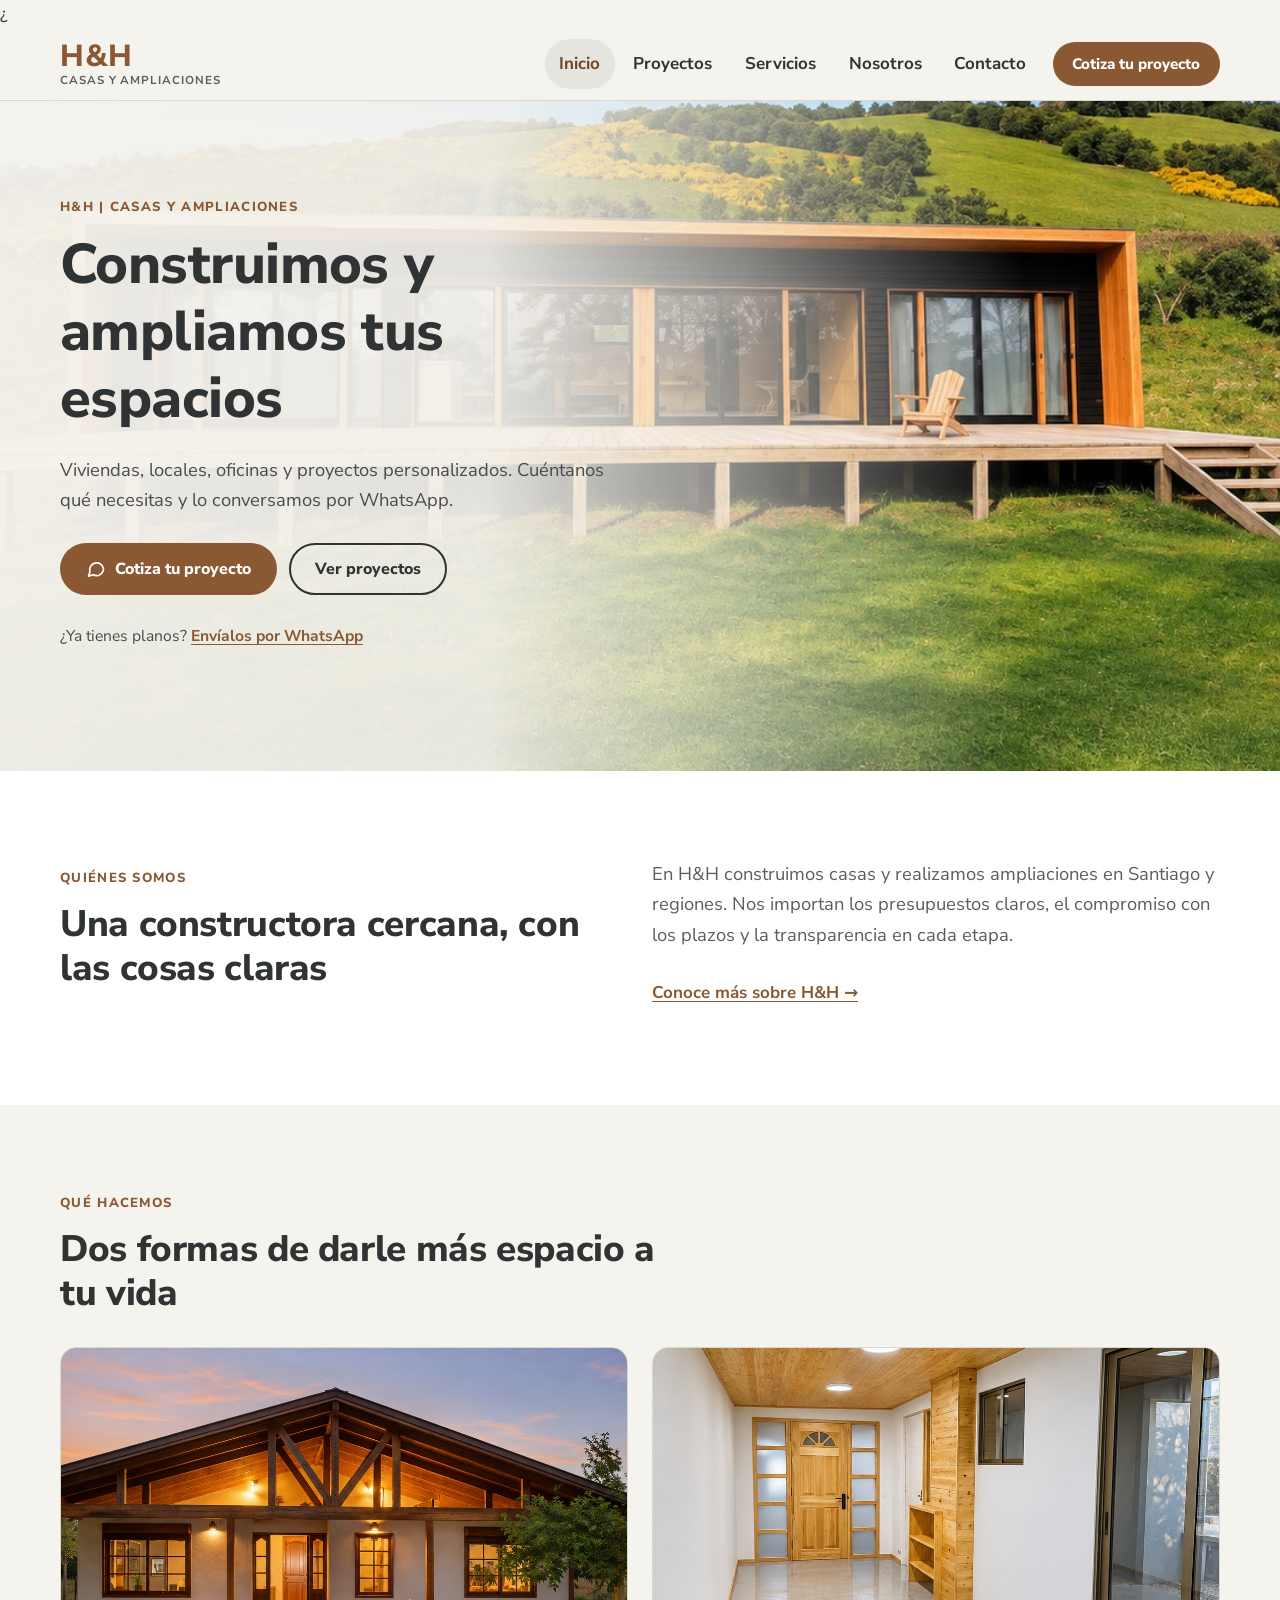
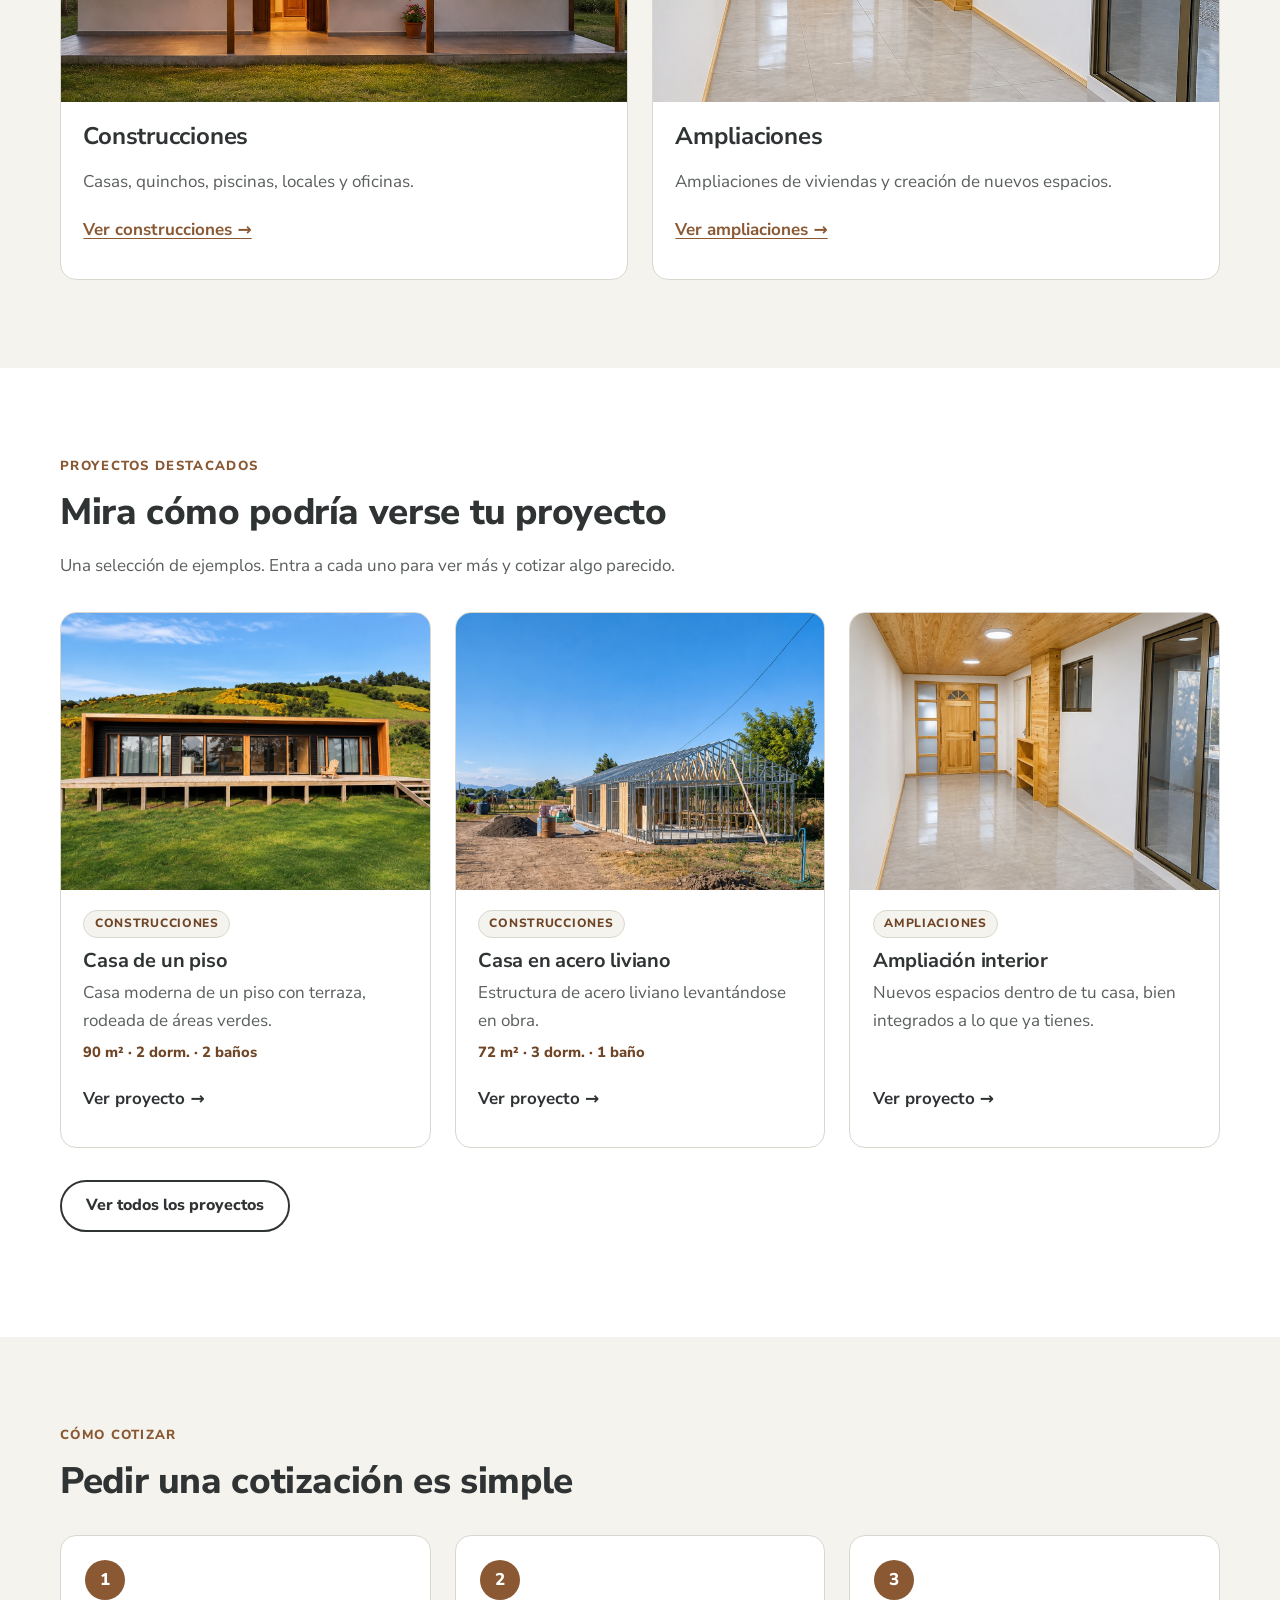
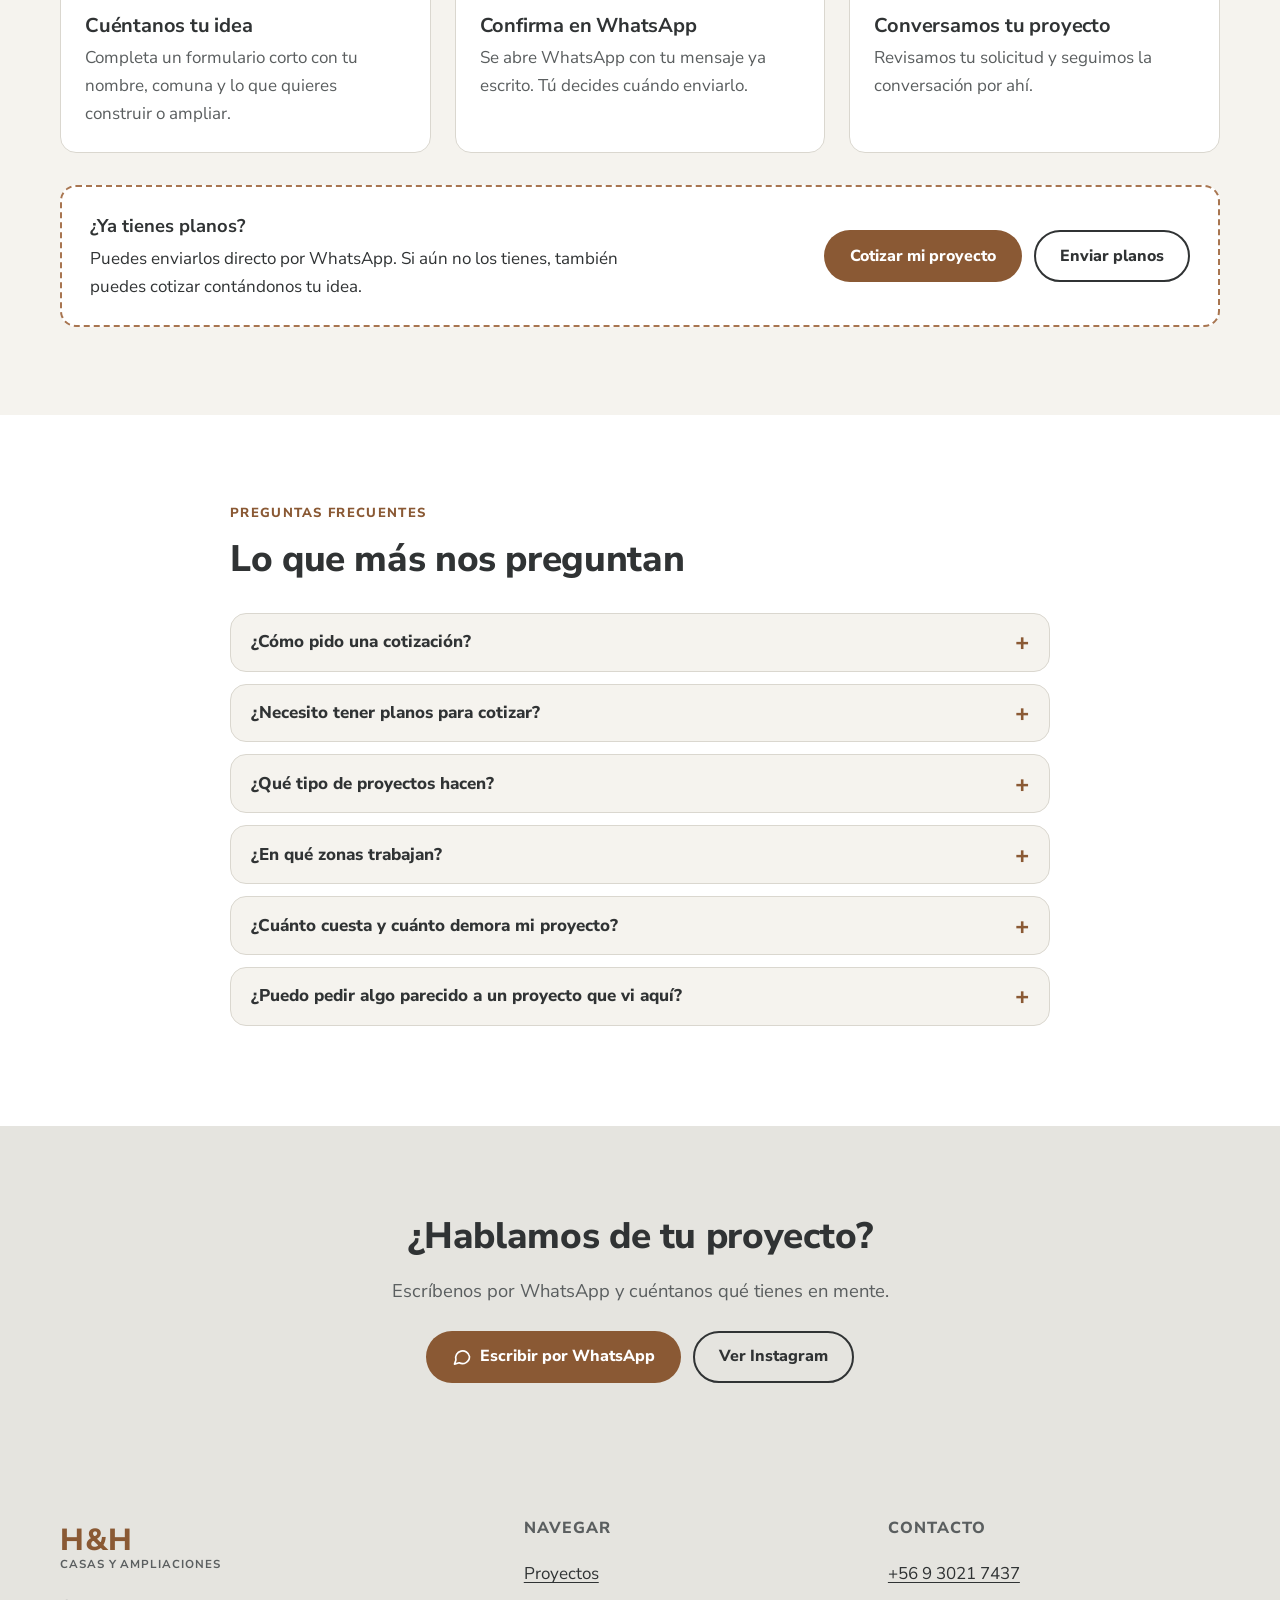
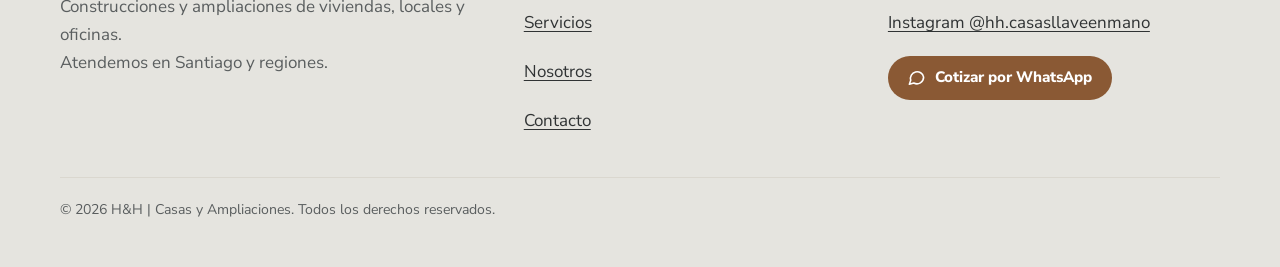
<file: index.html>
¿<!doctype html>
<html lang="es" class="no-js">
<head>
  <meta charset="utf-8">
  <meta name="viewport" content="width=device-width, initial-scale=1">
  <title>H&amp;H | Casas y Ampliaciones</title>
  <meta name="description" content="H&amp;H construye y amplía viviendas, locales y oficinas en Santiago y regiones. Revisa proyectos y cotiza por WhatsApp.">
  <meta name="theme-color" content="#F5F3EE">
  <link rel="icon" href="data:image/svg+xml,%3Csvg xmlns='http://www.w3.org/2000/svg' viewBox='0 0 64 64'%3E%3Crect width='64' height='64' rx='14' fill='%238A5934'/%3E%3Ctext x='32' y='41' font-family='Arial,sans-serif' font-size='24' font-weight='700' text-anchor='middle' fill='white'%3EH%26amp;H%3C/text%3E%3C/svg%3E">
  <meta property="og:type" content="website">
  <meta property="og:locale" content="es_CL">
  <meta property="og:title" content="H&amp;H | Casas y Ampliaciones">
  <meta property="og:description" content="H&amp;H construye y amplía viviendas, locales y oficinas en Santiago y regiones. Revisa proyectos y cotiza por WhatsApp.">
  <!-- Al publicar: agregar <meta property="og:image" content="https://TU-DOMINIO/assets/construccion2.jpg"> (debe ser URL absoluta) -->
  <meta name="robots" content="noindex, nofollow"><!-- Quitar esta línea al publicar el sitio -->
  <link rel="preconnect" href="https://fonts.googleapis.com">
  <link rel="preconnect" href="https://fonts.gstatic.com" crossorigin>
  <link href="https://fonts.googleapis.com/css2?family=Nunito+Sans:wght@400;600;700;800&display=swap" rel="stylesheet">
  <link rel="stylesheet" href="style.css">
  <script src="script.js" defer></script>
</head>
<body>
<a class="skip-link" href="#contenido">Saltar al contenido</a>
<header class="site-header">
  <div class="container header-inner">
    <a class="brand" href="index.html" aria-label="H&amp;H Casas y Ampliaciones, ir al inicio">
      <span class="brand-mark">H&amp;H</span>
      <span class="brand-sub">Casas y Ampliaciones</span>
    </a>
    <button class="nav-toggle" type="button" aria-expanded="false" aria-controls="site-nav"><span class="nav-toggle-text">Menú</span></button>
    <nav class="site-nav" id="site-nav" aria-label="Principal">
      <ul>
        <li><a class="nav-link" href="index.html" aria-current="page">Inicio</a></li>
<li><a class="nav-link" href="proyectos.html">Proyectos</a></li>
<li><a class="nav-link" href="servicios.html">Servicios</a></li>
<li><a class="nav-link" href="nosotros.html">Nosotros</a></li>
<li><a class="nav-link" href="contacto.html">Contacto</a></li>
<li class="nav-cta"><button type="button" class="btn btn-primary btn-sm" data-quote="">Cotiza tu proyecto</button></li>
      </ul>
    </nav>
  </div>
</header>
<main id="contenido">

<section class="hero">
  <div class="hero-bg"><img src="assets/construccion2.jpg" alt="" fetchpriority="high" decoding="async"></div>
  <div class="container">
    <div class="hero-content">
      <span class="eyebrow">H&amp;H | Casas y Ampliaciones</span>
      <h1>Construimos y ampliamos tus espacios</h1>
      <p class="lead">Viviendas, locales, oficinas y proyectos personalizados. Cuéntanos qué necesitas y lo conversamos por WhatsApp.</p>
      <div class="btn-row">
        <button type="button" class="btn btn-primary" data-quote=""><svg viewBox="0 0 24 24" fill="none" stroke="currentColor" stroke-width="2" stroke-linecap="round" stroke-linejoin="round" aria-hidden="true"><path d="M21 11.5a8.4 8.4 0 0 1-12.4 7.4L3 20.5l1.7-5A8.4 8.4 0 1 1 21 11.5z"/></svg>Cotiza tu proyecto</button>
        <a class="btn btn-secondary" href="proyectos.html">Ver proyectos</a>
      </div>
      <p class="hero-plans">¿Ya tienes planos? <button type="button" data-plans>Envíalos por WhatsApp</button></p>
    </div>
  </div>
</section>

<section class="section section-alt">
  <div class="container grid grid-2" style="align-items:center">
    <div class="reveal">
      <span class="eyebrow">Quiénes somos</span>
      <h2>Una constructora cercana, con las cosas claras</h2>
    </div>
    <div class="reveal">
      <p class="lead">En H&amp;H construimos casas y realizamos ampliaciones en Santiago y regiones. Nos importan los presupuestos claros, el compromiso con los plazos y la transparencia en cada etapa.</p>
      <a class="text-link" href="nosotros.html">Conoce más sobre H&amp;H →</a>
    </div>
  </div>
</section>

<section class="section">
  <div class="container">
    <div class="section-head reveal">
      <span class="eyebrow">Qué hacemos</span>
      <h2>Dos formas de darle más espacio a tu vida</h2>
    </div>
    <div class="grid grid-2">
      <article class="card category-card reveal">
        <div class="ph"><svg class="ph-icon" viewBox="0 0 24 24" fill="none" stroke="currentColor" stroke-width="1.5" stroke-linecap="round" stroke-linejoin="round" aria-hidden="true"><path d="M3 11l9-8 9 8"/><path d="M5 10v10h14V10"/><path d="M10 20v-6h4v6"/></svg><span class="ph-text">Foto</span><img src="assets/construccion4.jpg" alt="Casa" loading="lazy" decoding="async"></div>
        <div class="card-body">
          <h3>Construcciones</h3>
          <p>Casas, quinchos, piscinas, locales y oficinas.</p>
          <a class="text-link" href="proyectos.html#construcciones">Ver construcciones →</a>
        </div>
      </article>
      <article class="card category-card reveal">
        <div class="ph"><svg class="ph-icon" viewBox="0 0 24 24" fill="none" stroke="currentColor" stroke-width="1.5" stroke-linecap="round" stroke-linejoin="round" aria-hidden="true"><path d="M3 11l9-8 9 8"/><path d="M5 10v10h14V10"/><path d="M10 20v-6h4v6"/></svg><span class="ph-text">Foto</span><img src="assets/ampliacion.jpg" alt="Ampliación interior" loading="lazy" decoding="async"></div>
        <div class="card-body">
          <h3>Ampliaciones</h3>
          <p>Ampliaciones de viviendas y creación de nuevos espacios.</p>
          <a class="text-link" href="proyectos.html#ampliaciones">Ver ampliaciones →</a>
        </div>
      </article>
    </div>
  </div>
</section>

<section class="section section-alt">
  <div class="container">
    <div class="section-head reveal">
      <span class="eyebrow">Proyectos destacados</span>
      <h2>Mira cómo podría verse tu proyecto</h2>
      <p>Una selección de ejemplos. Entra a cada uno para ver más y cotizar algo parecido.</p>
    </div>
    <div class="grid grid-3" data-render="featured"></div>
    <p style="margin-top:2rem"><a class="btn btn-secondary" href="proyectos.html">Ver todos los proyectos</a></p>
  </div>
</section>

<section class="section">
  <div class="container">
    <div class="section-head reveal">
      <span class="eyebrow">Cómo cotizar</span>
      <h2>Pedir una cotización es simple</h2>
    </div>
    <ol class="steps">
      <li class="reveal"><h3>Cuéntanos tu idea</h3><p>Completa un formulario corto con tu nombre, comuna y lo que quieres construir o ampliar.</p></li>
      <li class="reveal"><h3>Confirma en WhatsApp</h3><p>Se abre WhatsApp con tu mensaje ya escrito. Tú decides cuándo enviarlo.</p></li>
      <li class="reveal"><h3>Conversamos tu proyecto</h3><p>Revisamos tu solicitud y seguimos la conversación por ahí.</p></li>
    </ol>
    <div class="callout reveal">
      <p><strong>¿Ya tienes planos?</strong>Puedes enviarlos directo por WhatsApp. Si aún no los tienes, también puedes cotizar contándonos tu idea.</p>
      <div class="btn-row">
        <button type="button" class="btn btn-primary" data-quote="">Cotizar mi proyecto</button>
        <button type="button" class="btn btn-secondary" data-plans>Enviar planos</button>
      </div>
    </div>
  </div>
</section>

<section class="section section-alt" id="preguntas">
  <div class="container faq-wrap">
    <div class="section-head reveal">
      <span class="eyebrow">Preguntas frecuentes</span>
      <h2>Lo que más nos preguntan</h2>
    </div>
    <div class="faq reveal">
      <details><summary>¿Cómo pido una cotización?</summary><p>Completa el formulario corto con tu nombre, comuna y lo que necesitas. Se abre WhatsApp con tu mensaje ya escrito y tú decides cuándo enviarlo.</p></details>
      <details><summary>¿Necesito tener planos para cotizar?</summary><p>No. Si ya los tienes, puedes enviarlos por WhatsApp. Si no, cuéntanos tu idea y partimos desde ahí.</p></details>
      <details><summary>¿Qué tipo de proyectos hacen?</summary><p>Casas, ampliaciones de viviendas, quinchos, piscinas, locales, oficinas y estructuras en vulcometal.</p></details>
      <details><summary>¿En qué zonas trabajan?</summary><p>Atendemos en Santiago y regiones. Indícanos tu comuna en el formulario y te confirmamos.</p></details>
      <details><summary>¿Cuánto cuesta y cuánto demora mi proyecto?</summary><p>Depende de la superficie, el terreno y los materiales. Por eso lo definimos contigo en la cotización, con las cosas claras desde el inicio.</p></details>
      <details><summary>¿Puedo pedir algo parecido a un proyecto que vi aquí?</summary><p>Sí. En cada proyecto hay un botón para cotizar algo similar, y el proyecto queda como referencia en tu mensaje.</p></details>
    </div>
  </div>
</section>

<section class="section section-soft cta-band">
  <div class="container reveal">
    <h2>¿Hablamos de tu proyecto?</h2>
    <p class="lead">Escríbenos por WhatsApp y cuéntanos qué tienes en mente.</p>
    <div class="btn-row">
      <button type="button" class="btn btn-wa" data-wa-direct><svg viewBox="0 0 24 24" fill="none" stroke="currentColor" stroke-width="2" stroke-linecap="round" stroke-linejoin="round" aria-hidden="true"><path d="M21 11.5a8.4 8.4 0 0 1-12.4 7.4L3 20.5l1.7-5A8.4 8.4 0 1 1 21 11.5z"/></svg>Escribir por WhatsApp</button>
      <a class="btn btn-secondary" data-instagram href="https://www.instagram.com/hh.casasllaveenmano/" target="_blank" rel="noopener">Ver Instagram</a>
    </div>
  </div>
</section>

</main>
<footer class="site-footer">
  <div class="container">
    <div class="footer-grid">
      <div>
        <a class="brand" href="index.html" aria-label="H&amp;H Casas y Ampliaciones"><span class="brand-mark">H&amp;H</span><span class="brand-sub">Casas y Ampliaciones</span></a>
        <p style="margin-top:1rem;color:var(--muted)">Construcciones y ampliaciones de viviendas, locales y oficinas.<br>Atendemos en Santiago y regiones.</p>
      </div>
      <div>
        <h2>Navegar</h2>
        <ul>
          <li><a href="proyectos.html">Proyectos</a></li>
          <li><a href="servicios.html">Servicios</a></li>
          <li><a href="nosotros.html">Nosotros</a></li>
          <li><a href="contacto.html">Contacto</a></li>
        </ul>
      </div>
      <div>
        <h2>Contacto</h2>
        <ul>
          <li><a data-phone href="tel:+56930217437">+56 9 3021 7437</a></li>
          <li><a data-instagram href="https://www.instagram.com/hh.casasllaveenmano/" target="_blank" rel="noopener">Instagram @hh.casasllaveenmano</a></li>
          <li><button type="button" class="btn btn-wa btn-sm" data-quote="" style="margin-top:.5rem"><svg viewBox="0 0 24 24" fill="none" stroke="currentColor" stroke-width="2" stroke-linecap="round" stroke-linejoin="round" aria-hidden="true"><path d="M21 11.5a8.4 8.4 0 0 1-12.4 7.4L3 20.5l1.7-5A8.4 8.4 0 1 1 21 11.5z"/></svg>Cotizar por WhatsApp</button></li>
        </ul>
      </div>
    </div>
    <p class="footer-note">&copy; 2026 H&amp;H | Casas y Ampliaciones. Todos los derechos reservados.</p>
  </div>
</footer>
<button type="button" class="btn btn-wa fab" data-quote="" aria-label="Cotizar por WhatsApp"><svg viewBox="0 0 24 24" fill="none" stroke="currentColor" stroke-width="2" stroke-linecap="round" stroke-linejoin="round" aria-hidden="true"><path d="M21 11.5a8.4 8.4 0 0 1-12.4 7.4L3 20.5l1.7-5A8.4 8.4 0 1 1 21 11.5z"/></svg><span class="fab-text">Cotizar</span></button>
</body>
</html>
</file>
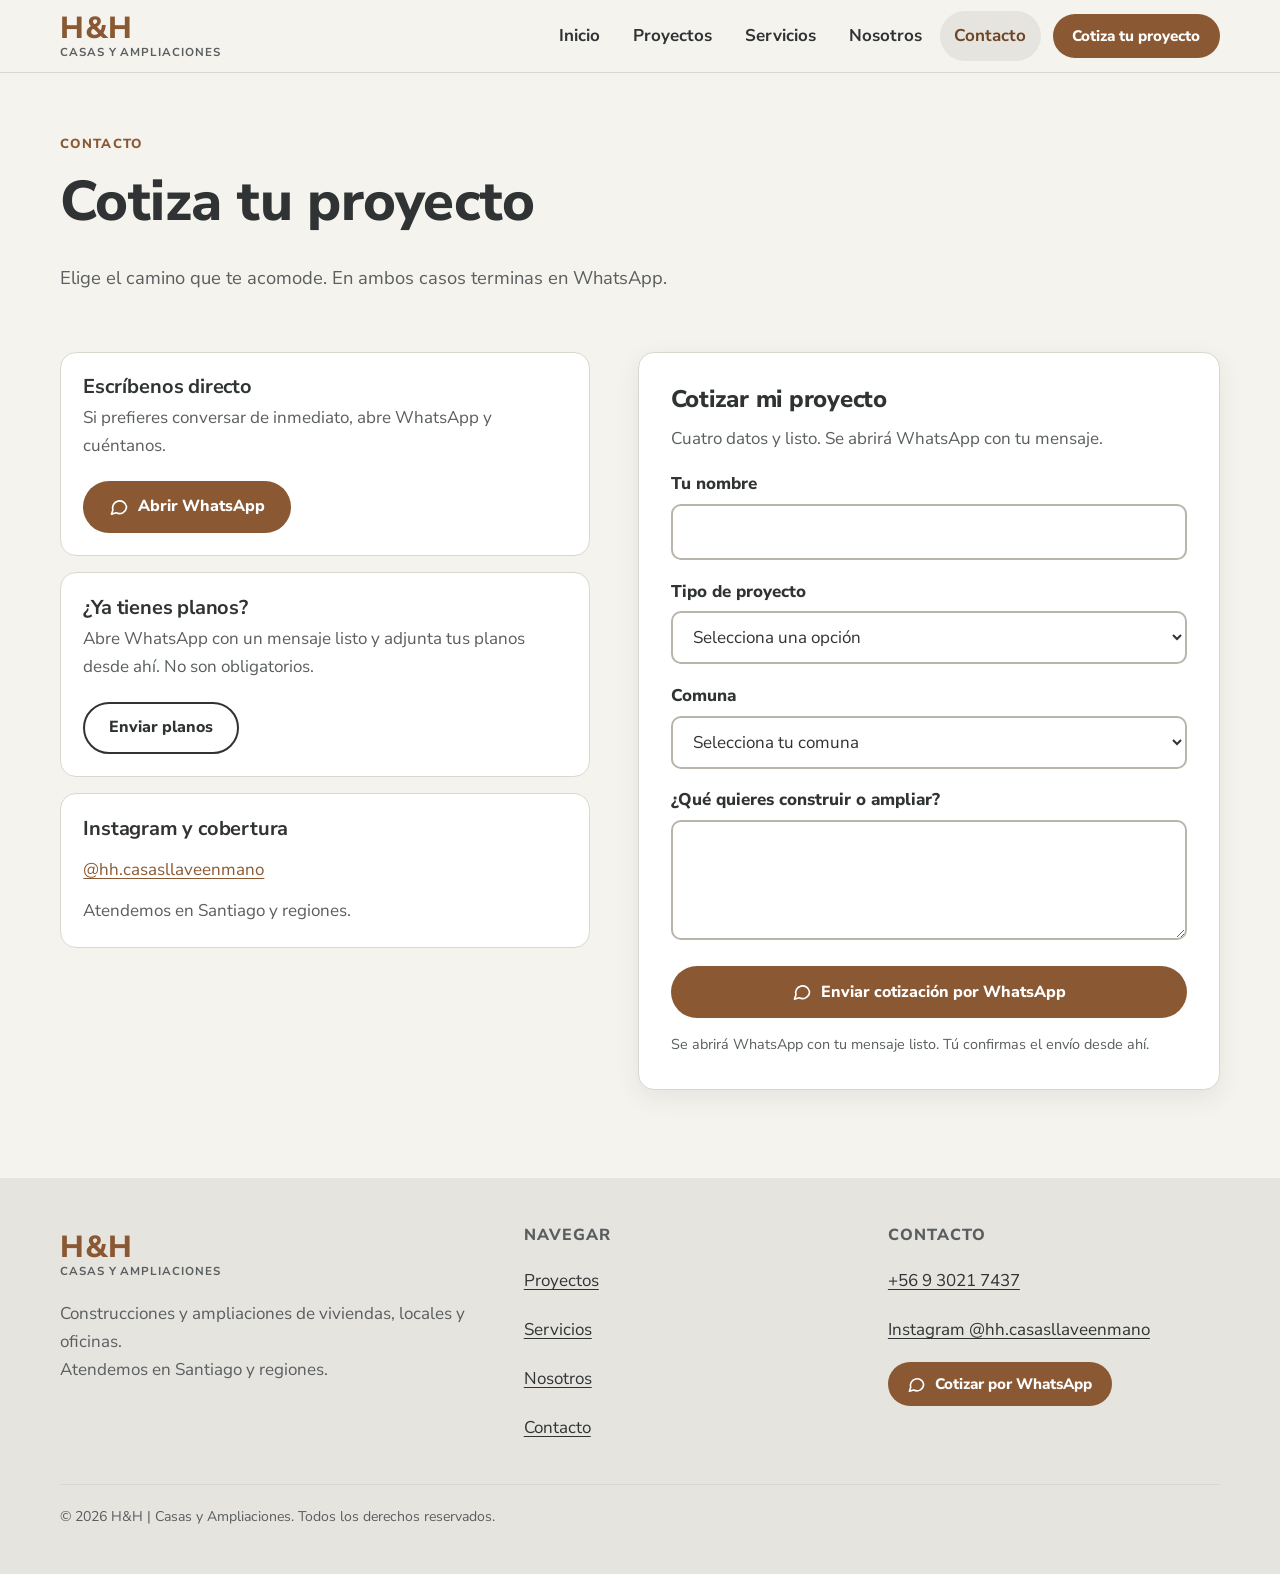
<file: contacto.html>
<!doctype html>
<html lang="es" class="no-js">
<head>
  <meta charset="utf-8">
  <meta name="viewport" content="width=device-width, initial-scale=1">
  <title>Contacto | H&amp;H | Casas y Ampliaciones</title>
  <meta name="description" content="Solicita tu cotización a H&amp;H por WhatsApp. Envía tus planos o cuéntanos tu idea.">
  <meta name="theme-color" content="#F5F3EE">
  <link rel="icon" href="data:image/svg+xml,%3Csvg xmlns='http://www.w3.org/2000/svg' viewBox='0 0 64 64'%3E%3Crect width='64' height='64' rx='14' fill='%238A5934'/%3E%3Ctext x='32' y='41' font-family='Arial,sans-serif' font-size='24' font-weight='700' text-anchor='middle' fill='white'%3EH%26amp;H%3C/text%3E%3C/svg%3E">
  <meta property="og:type" content="website">
  <meta property="og:locale" content="es_CL">
  <meta property="og:title" content="Contacto | H&amp;H | Casas y Ampliaciones">
  <meta property="og:description" content="Solicita tu cotización a H&amp;H por WhatsApp. Envía tus planos o cuéntanos tu idea.">
  <!-- Al publicar: agregar <meta property="og:image" content="https://TU-DOMINIO/assets/construccion2.jpg"> (debe ser URL absoluta) -->
  <meta name="robots" content="noindex, nofollow"><!-- Quitar esta línea al publicar el sitio -->
  <link rel="preconnect" href="https://fonts.googleapis.com">
  <link rel="preconnect" href="https://fonts.gstatic.com" crossorigin>
  <link href="https://fonts.googleapis.com/css2?family=Nunito+Sans:wght@400;600;700;800&display=swap" rel="stylesheet">
  <link rel="stylesheet" href="style.css">
  <script src="script.js" defer></script>
</head>
<body>
<a class="skip-link" href="#contenido">Saltar al contenido</a>
<header class="site-header">
  <div class="container header-inner">
    <a class="brand" href="index.html" aria-label="H&amp;H Casas y Ampliaciones, ir al inicio">
      <span class="brand-mark">H&amp;H</span>
      <span class="brand-sub">Casas y Ampliaciones</span>
    </a>
    <button class="nav-toggle" type="button" aria-expanded="false" aria-controls="site-nav"><span class="nav-toggle-text">Menú</span></button>
    <nav class="site-nav" id="site-nav" aria-label="Principal">
      <ul>
        <li><a class="nav-link" href="index.html">Inicio</a></li>
<li><a class="nav-link" href="proyectos.html">Proyectos</a></li>
<li><a class="nav-link" href="servicios.html">Servicios</a></li>
<li><a class="nav-link" href="nosotros.html">Nosotros</a></li>
<li><a class="nav-link" href="contacto.html" aria-current="page">Contacto</a></li>
<li class="nav-cta"><button type="button" class="btn btn-primary btn-sm" data-quote="">Cotiza tu proyecto</button></li>
      </ul>
    </nav>
  </div>
</header>
<main id="contenido">

<section class="page-head">
  <div class="container">
    <span class="eyebrow">Contacto</span>
    <h1>Cotiza tu proyecto</h1>
    <p class="lead">Elige el camino que te acomode. En ambos casos terminas en WhatsApp.</p>
  </div>
</section>
<section class="section" style="padding-top:1.5rem">
  <div class="container contact-grid">
    <div class="contact-options">
      <div class="option-card">
        <h3>Escríbenos directo</h3>
        <p>Si prefieres conversar de inmediato, abre WhatsApp y cuéntanos.</p>
        <button type="button" class="btn btn-wa" data-wa-direct><svg viewBox="0 0 24 24" fill="none" stroke="currentColor" stroke-width="2" stroke-linecap="round" stroke-linejoin="round" aria-hidden="true"><path d="M21 11.5a8.4 8.4 0 0 1-12.4 7.4L3 20.5l1.7-5A8.4 8.4 0 1 1 21 11.5z"/></svg>Abrir WhatsApp</button>
      </div>
      <div class="option-card">
        <h3>¿Ya tienes planos?</h3>
        <p>Abre WhatsApp con un mensaje listo y adjunta tus planos desde ahí. No son obligatorios.</p>
        <button type="button" class="btn btn-secondary" data-plans>Enviar planos</button>
      </div>
      <div class="option-card">
        <h3>Instagram y cobertura</h3>
        <ul class="info-list">
          <li><a data-instagram href="https://www.instagram.com/hh.casasllaveenmano/" target="_blank" rel="noopener">@hh.casasllaveenmano</a></li>
          <li>Atendemos en Santiago y regiones.</li>
        </ul>
      </div>
    </div>
    <div class="form-card">
      <h2>Cotizar mi proyecto</h2>
      <p style="color:var(--muted)">Cuatro datos y listo. Se abrirá WhatsApp con tu mensaje.</p>
      <div data-inline-form></div>
    </div>
  </div>
</section>

</main>
<footer class="site-footer">
  <div class="container">
    <div class="footer-grid">
      <div>
        <a class="brand" href="index.html" aria-label="H&amp;H Casas y Ampliaciones"><span class="brand-mark">H&amp;H</span><span class="brand-sub">Casas y Ampliaciones</span></a>
        <p style="margin-top:1rem;color:var(--muted)">Construcciones y ampliaciones de viviendas, locales y oficinas.<br>Atendemos en Santiago y regiones.</p>
      </div>
      <div>
        <h2>Navegar</h2>
        <ul>
          <li><a href="proyectos.html">Proyectos</a></li>
          <li><a href="servicios.html">Servicios</a></li>
          <li><a href="nosotros.html">Nosotros</a></li>
          <li><a href="contacto.html">Contacto</a></li>
        </ul>
      </div>
      <div>
        <h2>Contacto</h2>
        <ul>
          <li><a data-phone href="tel:+56930217437">+56 9 3021 7437</a></li>
          <li><a data-instagram href="https://www.instagram.com/hh.casasllaveenmano/" target="_blank" rel="noopener">Instagram @hh.casasllaveenmano</a></li>
          <li><button type="button" class="btn btn-wa btn-sm" data-quote="" style="margin-top:.5rem"><svg viewBox="0 0 24 24" fill="none" stroke="currentColor" stroke-width="2" stroke-linecap="round" stroke-linejoin="round" aria-hidden="true"><path d="M21 11.5a8.4 8.4 0 0 1-12.4 7.4L3 20.5l1.7-5A8.4 8.4 0 1 1 21 11.5z"/></svg>Cotizar por WhatsApp</button></li>
        </ul>
      </div>
    </div>
    <p class="footer-note">&copy; 2026 H&amp;H | Casas y Ampliaciones. Todos los derechos reservados.</p>
  </div>
</footer>
<button type="button" class="btn btn-wa fab" data-quote="" aria-label="Cotizar por WhatsApp"><svg viewBox="0 0 24 24" fill="none" stroke="currentColor" stroke-width="2" stroke-linecap="round" stroke-linejoin="round" aria-hidden="true"><path d="M21 11.5a8.4 8.4 0 0 1-12.4 7.4L3 20.5l1.7-5A8.4 8.4 0 1 1 21 11.5z"/></svg><span class="fab-text">Cotizar</span></button>
</body>
</html>
</file>
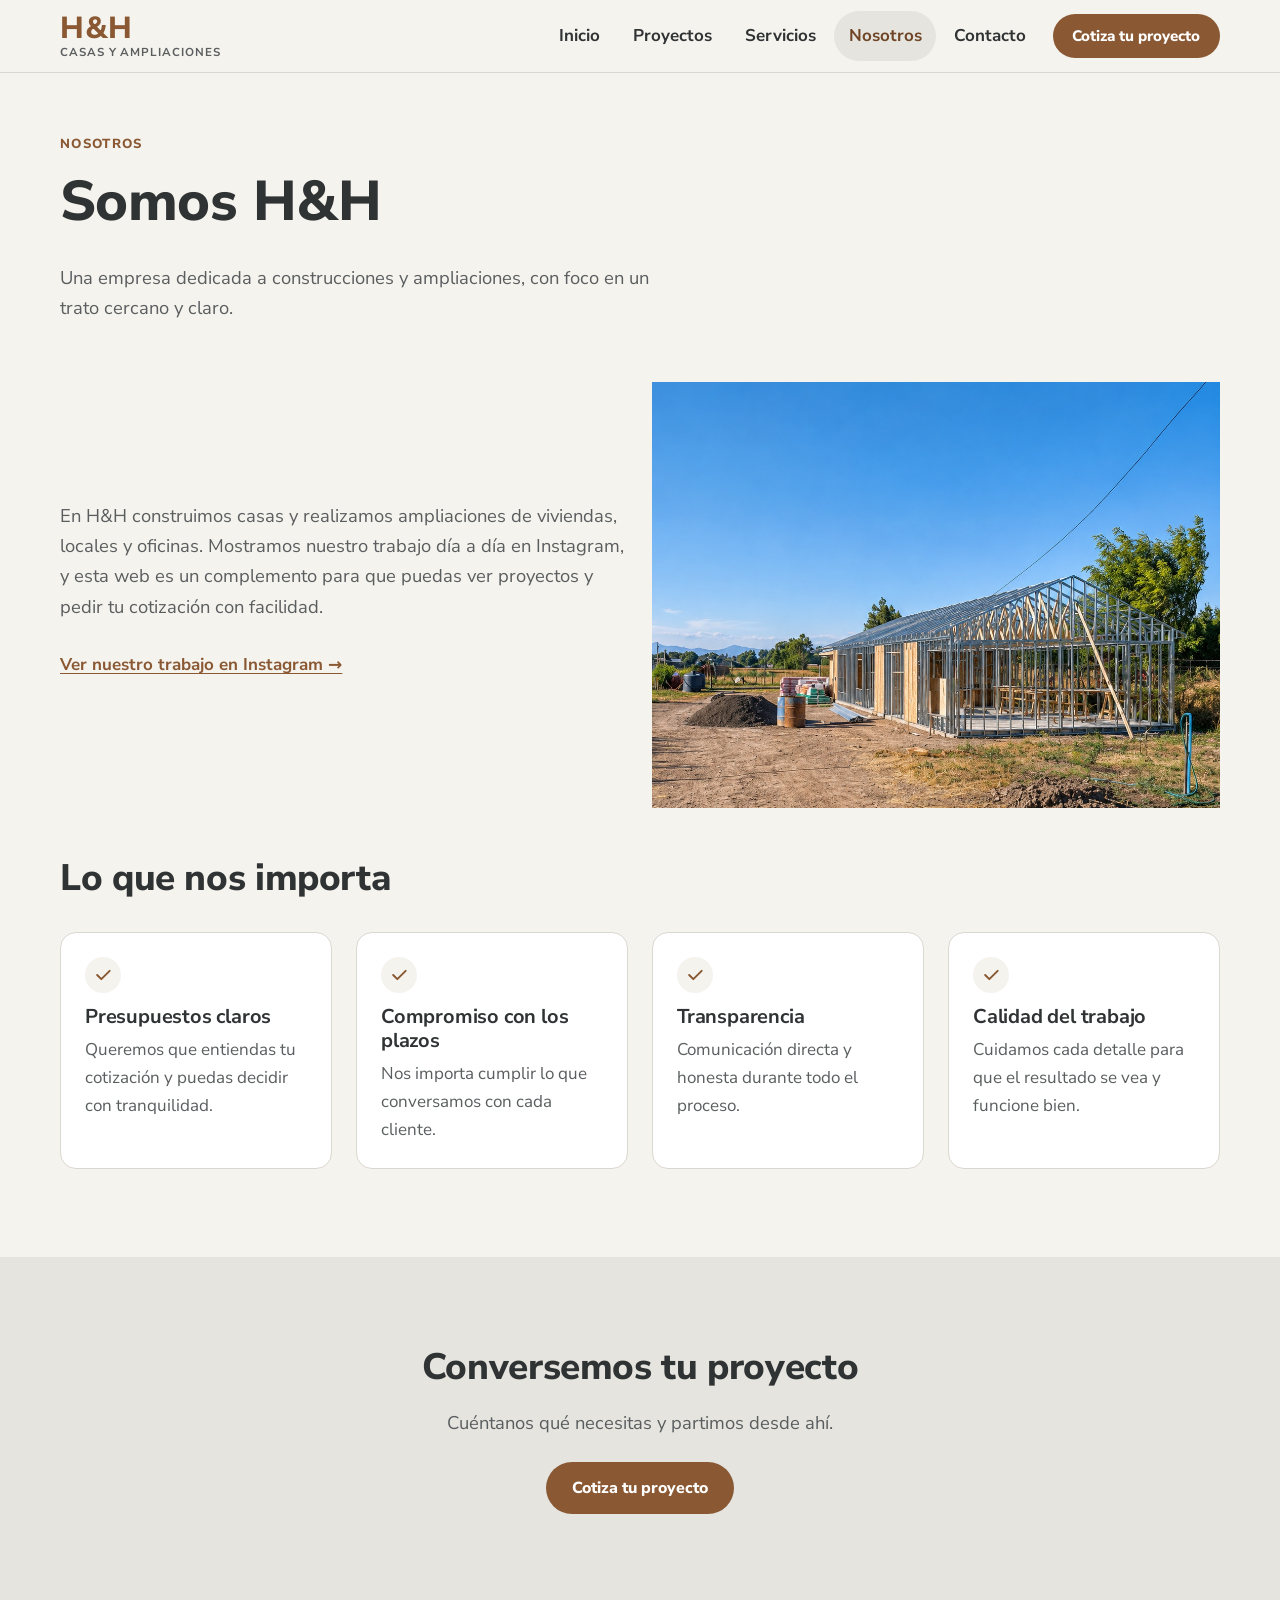
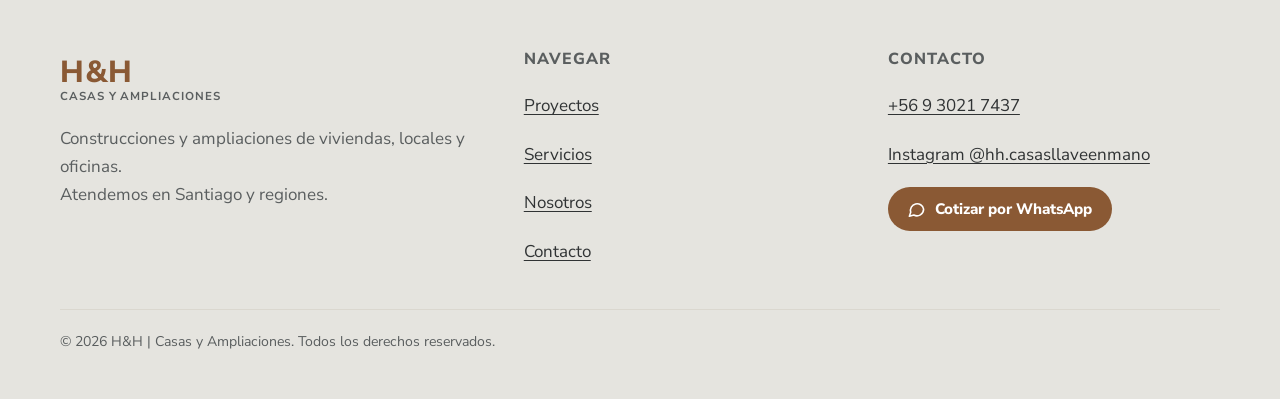
<file: nosotros.html>
<!doctype html>
<html lang="es" class="no-js">
<head>
  <meta charset="utf-8">
  <meta name="viewport" content="width=device-width, initial-scale=1">
  <title>Nosotros | H&amp;H | Casas y Ampliaciones</title>
  <meta name="description" content="Conoce H&amp;H: construcciones y ampliaciones con presupuestos claros, compromiso con los plazos y transparencia.">
  <meta name="theme-color" content="#F5F3EE">
  <link rel="icon" href="data:image/svg+xml,%3Csvg xmlns='http://www.w3.org/2000/svg' viewBox='0 0 64 64'%3E%3Crect width='64' height='64' rx='14' fill='%238A5934'/%3E%3Ctext x='32' y='41' font-family='Arial,sans-serif' font-size='24' font-weight='700' text-anchor='middle' fill='white'%3EH%26amp;H%3C/text%3E%3C/svg%3E">
  <meta property="og:type" content="website">
  <meta property="og:locale" content="es_CL">
  <meta property="og:title" content="Nosotros | H&amp;H | Casas y Ampliaciones">
  <meta property="og:description" content="Conoce H&amp;H: construcciones y ampliaciones con presupuestos claros, compromiso con los plazos y transparencia.">
  <!-- Al publicar: agregar <meta property="og:image" content="https://TU-DOMINIO/assets/construccion2.jpg"> (debe ser URL absoluta) -->
  <meta name="robots" content="noindex, nofollow"><!-- Quitar esta línea al publicar el sitio -->
  <link rel="preconnect" href="https://fonts.googleapis.com">
  <link rel="preconnect" href="https://fonts.gstatic.com" crossorigin>
  <link href="https://fonts.googleapis.com/css2?family=Nunito+Sans:wght@400;600;700;800&display=swap" rel="stylesheet">
  <link rel="stylesheet" href="style.css">
  <script src="script.js" defer></script>
</head>
<body>
<a class="skip-link" href="#contenido">Saltar al contenido</a>
<header class="site-header">
  <div class="container header-inner">
    <a class="brand" href="index.html" aria-label="H&amp;H Casas y Ampliaciones, ir al inicio">
      <span class="brand-mark">H&amp;H</span>
      <span class="brand-sub">Casas y Ampliaciones</span>
    </a>
    <button class="nav-toggle" type="button" aria-expanded="false" aria-controls="site-nav"><span class="nav-toggle-text">Menú</span></button>
    <nav class="site-nav" id="site-nav" aria-label="Principal">
      <ul>
        <li><a class="nav-link" href="index.html">Inicio</a></li>
<li><a class="nav-link" href="proyectos.html">Proyectos</a></li>
<li><a class="nav-link" href="servicios.html">Servicios</a></li>
<li><a class="nav-link" href="nosotros.html" aria-current="page">Nosotros</a></li>
<li><a class="nav-link" href="contacto.html">Contacto</a></li>
<li class="nav-cta"><button type="button" class="btn btn-primary btn-sm" data-quote="">Cotiza tu proyecto</button></li>
      </ul>
    </nav>
  </div>
</header>
<main id="contenido">

<section class="page-head">
  <div class="container">
    <span class="eyebrow">Nosotros</span>
    <h1>Somos H&amp;H</h1>
    <p class="lead">Una empresa dedicada a construcciones y ampliaciones, con foco en un trato cercano y claro.</p>
  </div>
</section>
<section class="section" style="padding-top:1.5rem">
  <div class="container">
    <div class="grid grid-2" style="align-items:center;margin-bottom:3rem">
      <div class="reveal">
        <p class="lead">En H&amp;H construimos casas y realizamos ampliaciones de viviendas, locales y oficinas. Mostramos nuestro trabajo día a día en Instagram, y esta web es un complemento para que puedas ver proyectos y pedir tu cotización con facilidad.</p>
        <a class="text-link" data-instagram href="https://www.instagram.com/hh.casasllaveenmano/" target="_blank" rel="noopener">Ver nuestro trabajo en Instagram →</a>
      </div>
      <div class="reveal"><div class="ph"><svg class="ph-icon" viewBox="0 0 24 24" fill="none" stroke="currentColor" stroke-width="1.5" stroke-linecap="round" stroke-linejoin="round" aria-hidden="true"><path d="M3 11l9-8 9 8"/><path d="M5 10v10h14V10"/><path d="M10 20v-6h4v6"/></svg><span class="ph-text">Foto</span><img src="assets/construccion1.jpg" alt="Casa en construcción" loading="lazy" decoding="async"></div></div>
    </div>
    <div class="section-head reveal"><h2>Lo que nos importa</h2></div>
    <div class="grid grid-4">
      <div class="value-card reveal"><div class="check"><svg viewBox="0 0 24 24" fill="none" stroke="currentColor" stroke-width="2.4" stroke-linecap="round" stroke-linejoin="round" aria-hidden="true"><path d="M5 12l5 5L20 7"/></svg></div><h3>Presupuestos claros</h3><p>Queremos que entiendas tu cotización y puedas decidir con tranquilidad.</p></div>
      <div class="value-card reveal"><div class="check"><svg viewBox="0 0 24 24" fill="none" stroke="currentColor" stroke-width="2.4" stroke-linecap="round" stroke-linejoin="round" aria-hidden="true"><path d="M5 12l5 5L20 7"/></svg></div><h3>Compromiso con los plazos</h3><p>Nos importa cumplir lo que conversamos con cada cliente.</p></div>
      <div class="value-card reveal"><div class="check"><svg viewBox="0 0 24 24" fill="none" stroke="currentColor" stroke-width="2.4" stroke-linecap="round" stroke-linejoin="round" aria-hidden="true"><path d="M5 12l5 5L20 7"/></svg></div><h3>Transparencia</h3><p>Comunicación directa y honesta durante todo el proceso.</p></div>
      <div class="value-card reveal"><div class="check"><svg viewBox="0 0 24 24" fill="none" stroke="currentColor" stroke-width="2.4" stroke-linecap="round" stroke-linejoin="round" aria-hidden="true"><path d="M5 12l5 5L20 7"/></svg></div><h3>Calidad del trabajo</h3><p>Cuidamos cada detalle para que el resultado se vea y funcione bien.</p></div>
    </div>
  </div>
</section>
<section class="section section-soft cta-band">
  <div class="container">
    <h2>Conversemos tu proyecto</h2>
    <p class="lead">Cuéntanos qué necesitas y partimos desde ahí.</p>
    <div class="btn-row"><button type="button" class="btn btn-primary" data-quote="">Cotiza tu proyecto</button></div>
  </div>
</section>

</main>
<footer class="site-footer">
  <div class="container">
    <div class="footer-grid">
      <div>
        <a class="brand" href="index.html" aria-label="H&amp;H Casas y Ampliaciones"><span class="brand-mark">H&amp;H</span><span class="brand-sub">Casas y Ampliaciones</span></a>
        <p style="margin-top:1rem;color:var(--muted)">Construcciones y ampliaciones de viviendas, locales y oficinas.<br>Atendemos en Santiago y regiones.</p>
      </div>
      <div>
        <h2>Navegar</h2>
        <ul>
          <li><a href="proyectos.html">Proyectos</a></li>
          <li><a href="servicios.html">Servicios</a></li>
          <li><a href="nosotros.html">Nosotros</a></li>
          <li><a href="contacto.html">Contacto</a></li>
        </ul>
      </div>
      <div>
        <h2>Contacto</h2>
        <ul>
          <li><a data-phone href="tel:+56930217437">+56 9 3021 7437</a></li>
          <li><a data-instagram href="https://www.instagram.com/hh.casasllaveenmano/" target="_blank" rel="noopener">Instagram @hh.casasllaveenmano</a></li>
          <li><button type="button" class="btn btn-wa btn-sm" data-quote="" style="margin-top:.5rem"><svg viewBox="0 0 24 24" fill="none" stroke="currentColor" stroke-width="2" stroke-linecap="round" stroke-linejoin="round" aria-hidden="true"><path d="M21 11.5a8.4 8.4 0 0 1-12.4 7.4L3 20.5l1.7-5A8.4 8.4 0 1 1 21 11.5z"/></svg>Cotizar por WhatsApp</button></li>
        </ul>
      </div>
    </div>
    <p class="footer-note">&copy; 2026 H&amp;H | Casas y Ampliaciones. Todos los derechos reservados.</p>
  </div>
</footer>
<button type="button" class="btn btn-wa fab" data-quote="" aria-label="Cotizar por WhatsApp"><svg viewBox="0 0 24 24" fill="none" stroke="currentColor" stroke-width="2" stroke-linecap="round" stroke-linejoin="round" aria-hidden="true"><path d="M21 11.5a8.4 8.4 0 0 1-12.4 7.4L3 20.5l1.7-5A8.4 8.4 0 1 1 21 11.5z"/></svg><span class="fab-text">Cotizar</span></button>
</body>
</html>
</file>
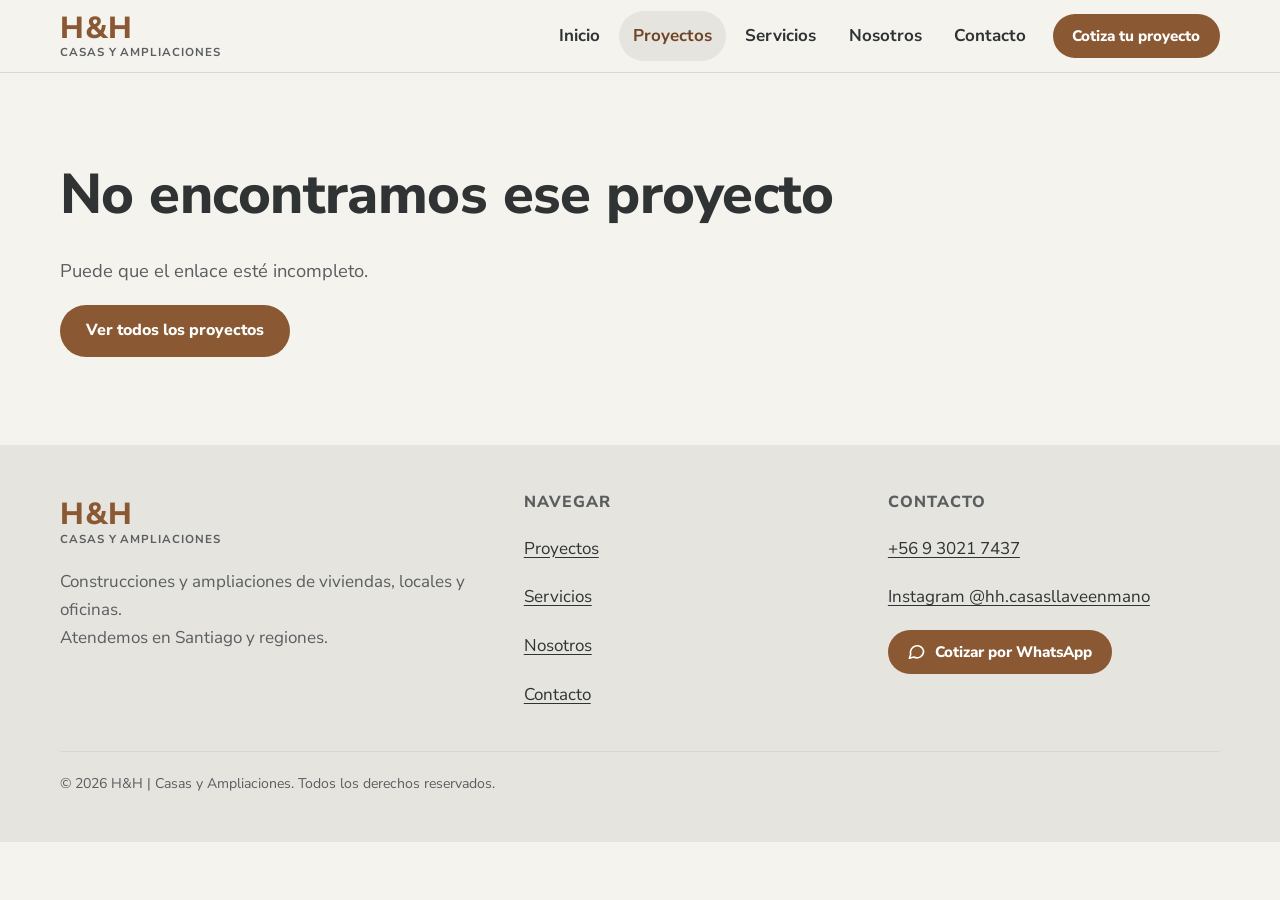
<file: proyecto.html>
<!doctype html>
<html lang="es" class="no-js">
<head>
  <meta charset="utf-8">
  <meta name="viewport" content="width=device-width, initial-scale=1">
  <title>Proyecto | H&amp;H | Casas y Ampliaciones</title>
  <meta name="description" content="Ficha de proyecto de H&amp;H Casas y Ampliaciones.">
  <meta name="theme-color" content="#F5F3EE">
  <link rel="icon" href="data:image/svg+xml,%3Csvg xmlns='http://www.w3.org/2000/svg' viewBox='0 0 64 64'%3E%3Crect width='64' height='64' rx='14' fill='%238A5934'/%3E%3Ctext x='32' y='41' font-family='Arial,sans-serif' font-size='24' font-weight='700' text-anchor='middle' fill='white'%3EH%26amp;H%3C/text%3E%3C/svg%3E">
  <meta property="og:type" content="website">
  <meta property="og:locale" content="es_CL">
  <meta property="og:title" content="Proyecto | H&amp;H | Casas y Ampliaciones">
  <meta property="og:description" content="Ficha de proyecto de H&amp;H Casas y Ampliaciones.">
  <!-- Al publicar: agregar <meta property="og:image" content="https://TU-DOMINIO/assets/construccion2.jpg"> (debe ser URL absoluta) -->
  <meta name="robots" content="noindex, nofollow"><!-- Quitar esta línea al publicar el sitio -->
  <link rel="preconnect" href="https://fonts.googleapis.com">
  <link rel="preconnect" href="https://fonts.gstatic.com" crossorigin>
  <link href="https://fonts.googleapis.com/css2?family=Nunito+Sans:wght@400;600;700;800&display=swap" rel="stylesheet">
  <link rel="stylesheet" href="style.css">
  <script src="script.js" defer></script>
</head>
<body>
<a class="skip-link" href="#contenido">Saltar al contenido</a>
<header class="site-header">
  <div class="container header-inner">
    <a class="brand" href="index.html" aria-label="H&amp;H Casas y Ampliaciones, ir al inicio">
      <span class="brand-mark">H&amp;H</span>
      <span class="brand-sub">Casas y Ampliaciones</span>
    </a>
    <button class="nav-toggle" type="button" aria-expanded="false" aria-controls="site-nav"><span class="nav-toggle-text">Menú</span></button>
    <nav class="site-nav" id="site-nav" aria-label="Principal">
      <ul>
        <li><a class="nav-link" href="index.html">Inicio</a></li>
<li><a class="nav-link" href="proyectos.html" aria-current="page">Proyectos</a></li>
<li><a class="nav-link" href="servicios.html">Servicios</a></li>
<li><a class="nav-link" href="nosotros.html">Nosotros</a></li>
<li><a class="nav-link" href="contacto.html">Contacto</a></li>
<li class="nav-cta"><button type="button" class="btn btn-primary btn-sm" data-quote="">Cotiza tu proyecto</button></li>
      </ul>
    </nav>
  </div>
</header>
<main id="contenido">
<div data-render="project"><div class="container section"><p>Cargando proyecto…</p><noscript><p>Activa JavaScript para ver este proyecto, o <a href="proyectos.html">vuelve al catálogo</a>.</p></noscript></div></div>
</main>
<footer class="site-footer">
  <div class="container">
    <div class="footer-grid">
      <div>
        <a class="brand" href="index.html" aria-label="H&amp;H Casas y Ampliaciones"><span class="brand-mark">H&amp;H</span><span class="brand-sub">Casas y Ampliaciones</span></a>
        <p style="margin-top:1rem;color:var(--muted)">Construcciones y ampliaciones de viviendas, locales y oficinas.<br>Atendemos en Santiago y regiones.</p>
      </div>
      <div>
        <h2>Navegar</h2>
        <ul>
          <li><a href="proyectos.html">Proyectos</a></li>
          <li><a href="servicios.html">Servicios</a></li>
          <li><a href="nosotros.html">Nosotros</a></li>
          <li><a href="contacto.html">Contacto</a></li>
        </ul>
      </div>
      <div>
        <h2>Contacto</h2>
        <ul>
          <li><a data-phone href="tel:+56930217437">+56 9 3021 7437</a></li>
          <li><a data-instagram href="https://www.instagram.com/hh.casasllaveenmano/" target="_blank" rel="noopener">Instagram @hh.casasllaveenmano</a></li>
          <li><button type="button" class="btn btn-wa btn-sm" data-quote="" style="margin-top:.5rem"><svg viewBox="0 0 24 24" fill="none" stroke="currentColor" stroke-width="2" stroke-linecap="round" stroke-linejoin="round" aria-hidden="true"><path d="M21 11.5a8.4 8.4 0 0 1-12.4 7.4L3 20.5l1.7-5A8.4 8.4 0 1 1 21 11.5z"/></svg>Cotizar por WhatsApp</button></li>
        </ul>
      </div>
    </div>
    <p class="footer-note">&copy; 2026 H&amp;H | Casas y Ampliaciones. Todos los derechos reservados.</p>
  </div>
</footer>
<button type="button" class="btn btn-wa fab" data-quote="" aria-label="Cotizar por WhatsApp"><svg viewBox="0 0 24 24" fill="none" stroke="currentColor" stroke-width="2" stroke-linecap="round" stroke-linejoin="round" aria-hidden="true"><path d="M21 11.5a8.4 8.4 0 0 1-12.4 7.4L3 20.5l1.7-5A8.4 8.4 0 1 1 21 11.5z"/></svg><span class="fab-text">Cotizar</span></button>
</body>
</html>
</file>
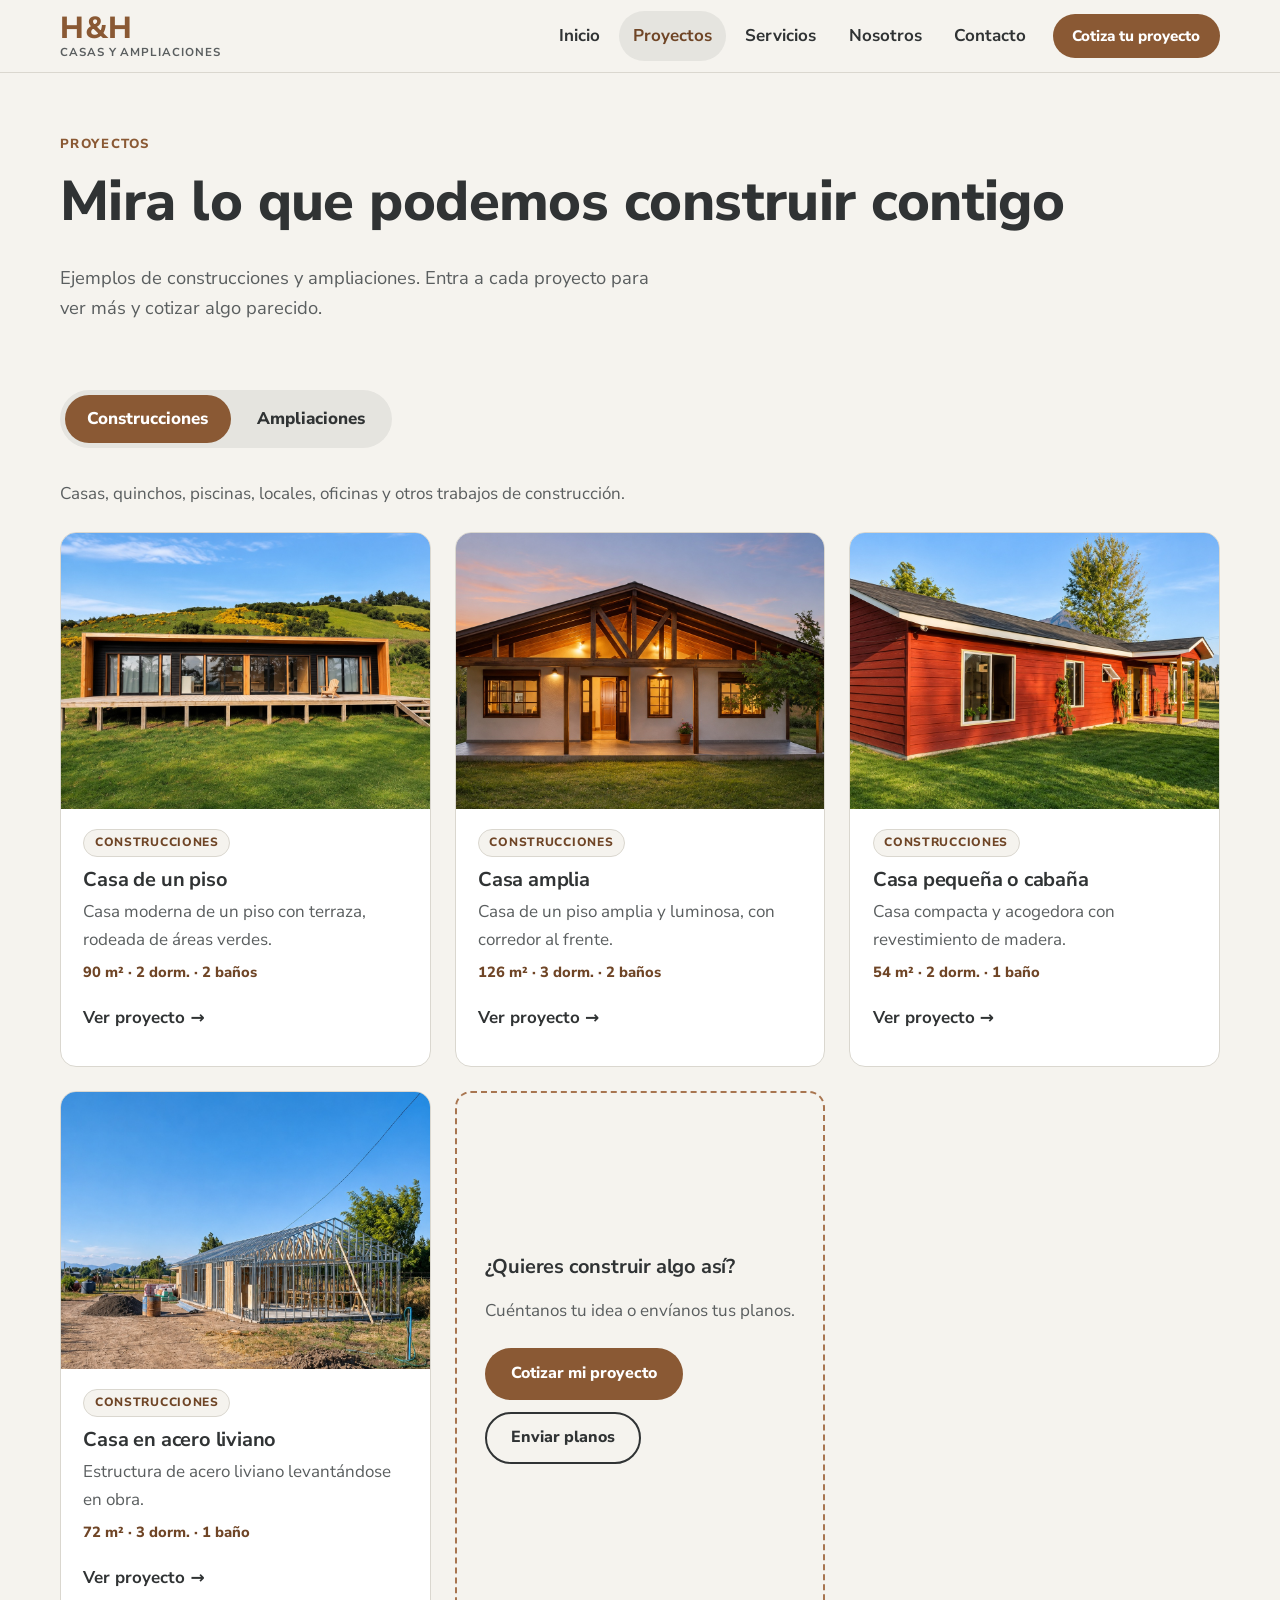
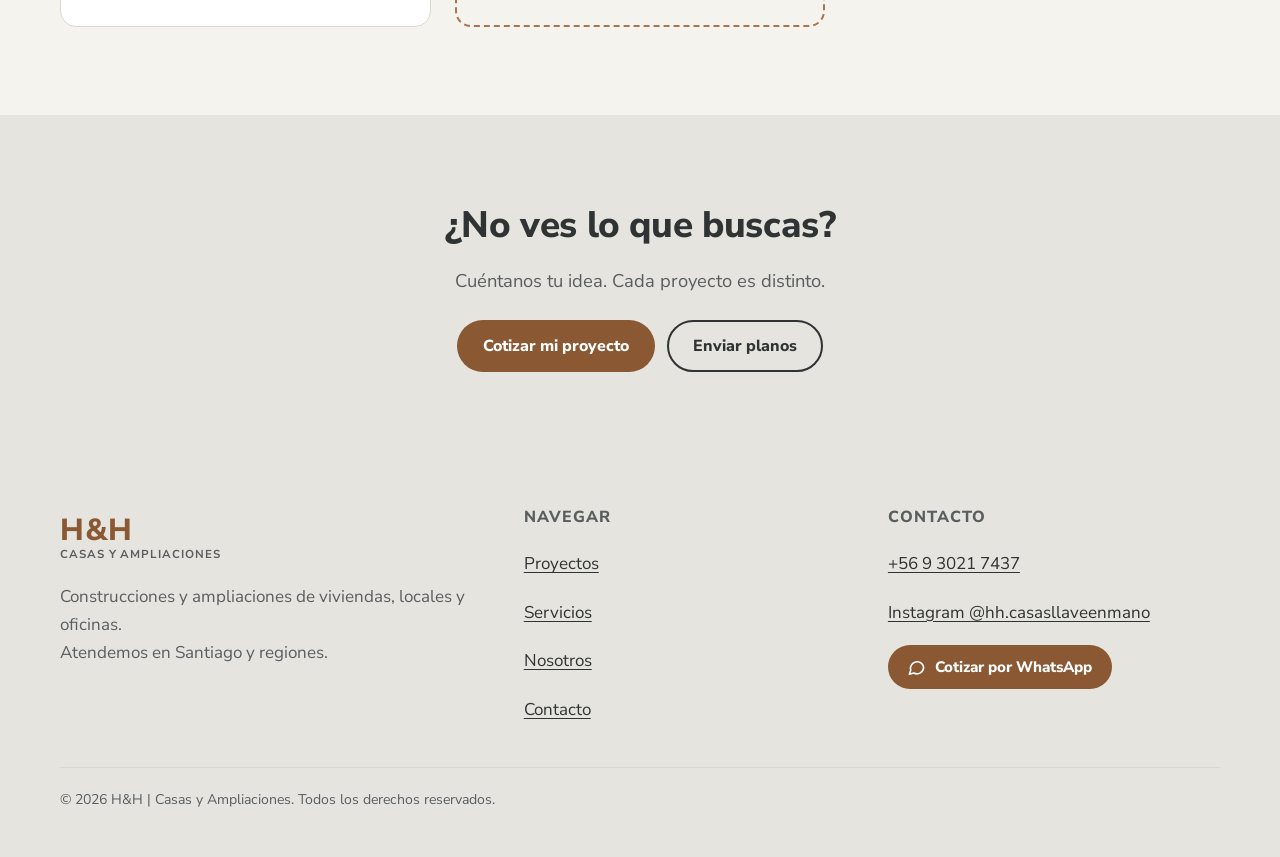
<file: proyectos.html>
<!doctype html>
<html lang="es" class="no-js">
<head>
  <meta charset="utf-8">
  <meta name="viewport" content="width=device-width, initial-scale=1">
  <title>Proyectos | H&amp;H | Casas y Ampliaciones</title>
  <meta name="description" content="Construcciones y ampliaciones de H&amp;H: casas, quinchos, piscinas y nuevos espacios para tu vivienda.">
  <meta name="theme-color" content="#F5F3EE">
  <link rel="icon" href="data:image/svg+xml,%3Csvg xmlns='http://www.w3.org/2000/svg' viewBox='0 0 64 64'%3E%3Crect width='64' height='64' rx='14' fill='%238A5934'/%3E%3Ctext x='32' y='41' font-family='Arial,sans-serif' font-size='24' font-weight='700' text-anchor='middle' fill='white'%3EH%26amp;H%3C/text%3E%3C/svg%3E">
  <meta property="og:type" content="website">
  <meta property="og:locale" content="es_CL">
  <meta property="og:title" content="Proyectos | H&amp;H | Casas y Ampliaciones">
  <meta property="og:description" content="Construcciones y ampliaciones de H&amp;H: casas, quinchos, piscinas y nuevos espacios para tu vivienda.">
  <!-- Al publicar: agregar <meta property="og:image" content="https://TU-DOMINIO/assets/construccion2.jpg"> (debe ser URL absoluta) -->
  <meta name="robots" content="noindex, nofollow"><!-- Quitar esta línea al publicar el sitio -->
  <link rel="preconnect" href="https://fonts.googleapis.com">
  <link rel="preconnect" href="https://fonts.gstatic.com" crossorigin>
  <link href="https://fonts.googleapis.com/css2?family=Nunito+Sans:wght@400;600;700;800&display=swap" rel="stylesheet">
  <link rel="stylesheet" href="style.css">
  <script src="script.js" defer></script>
</head>
<body>
<a class="skip-link" href="#contenido">Saltar al contenido</a>
<header class="site-header">
  <div class="container header-inner">
    <a class="brand" href="index.html" aria-label="H&amp;H Casas y Ampliaciones, ir al inicio">
      <span class="brand-mark">H&amp;H</span>
      <span class="brand-sub">Casas y Ampliaciones</span>
    </a>
    <button class="nav-toggle" type="button" aria-expanded="false" aria-controls="site-nav"><span class="nav-toggle-text">Menú</span></button>
    <nav class="site-nav" id="site-nav" aria-label="Principal">
      <ul>
        <li><a class="nav-link" href="index.html">Inicio</a></li>
<li><a class="nav-link" href="proyectos.html" aria-current="page">Proyectos</a></li>
<li><a class="nav-link" href="servicios.html">Servicios</a></li>
<li><a class="nav-link" href="nosotros.html">Nosotros</a></li>
<li><a class="nav-link" href="contacto.html">Contacto</a></li>
<li class="nav-cta"><button type="button" class="btn btn-primary btn-sm" data-quote="">Cotiza tu proyecto</button></li>
      </ul>
    </nav>
  </div>
</header>
<main id="contenido">

<section class="page-head">
  <div class="container">
    <span class="eyebrow">Proyectos</span>
    <h1>Mira lo que podemos construir contigo</h1>
    <p class="lead">Ejemplos de construcciones y ampliaciones. Entra a cada proyecto para ver más y cotizar algo parecido.</p>
  </div>
</section>
<section class="section" style="padding-top:1rem">
  <div class="container" data-render="projects">
    <div class="tabs" role="tablist" aria-label="Categorías de proyectos">
      <button class="tab" role="tab" id="tab-construcciones" data-cat="construcciones" aria-controls="projects-panel" aria-selected="true">Construcciones</button>
      <button class="tab" role="tab" id="tab-ampliaciones" data-cat="ampliaciones" aria-controls="projects-panel" aria-selected="false">Ampliaciones</button>
    </div>
    <div id="projects-panel" role="tabpanel" aria-labelledby="tab-construcciones"></div>
    <noscript><p class="empty-note">Activa JavaScript para ver el catálogo de proyectos.</p></noscript>
  </div>
</section>
<section class="section section-soft cta-band">
  <div class="container">
    <h2>¿No ves lo que buscas?</h2>
    <p class="lead">Cuéntanos tu idea. Cada proyecto es distinto.</p>
    <div class="btn-row">
      <button type="button" class="btn btn-primary" data-quote="">Cotizar mi proyecto</button>
      <button type="button" class="btn btn-secondary" data-plans>Enviar planos</button>
    </div>
  </div>
</section>

</main>
<footer class="site-footer">
  <div class="container">
    <div class="footer-grid">
      <div>
        <a class="brand" href="index.html" aria-label="H&amp;H Casas y Ampliaciones"><span class="brand-mark">H&amp;H</span><span class="brand-sub">Casas y Ampliaciones</span></a>
        <p style="margin-top:1rem;color:var(--muted)">Construcciones y ampliaciones de viviendas, locales y oficinas.<br>Atendemos en Santiago y regiones.</p>
      </div>
      <div>
        <h2>Navegar</h2>
        <ul>
          <li><a href="proyectos.html">Proyectos</a></li>
          <li><a href="servicios.html">Servicios</a></li>
          <li><a href="nosotros.html">Nosotros</a></li>
          <li><a href="contacto.html">Contacto</a></li>
        </ul>
      </div>
      <div>
        <h2>Contacto</h2>
        <ul>
          <li><a data-phone href="tel:+56930217437">+56 9 3021 7437</a></li>
          <li><a data-instagram href="https://www.instagram.com/hh.casasllaveenmano/" target="_blank" rel="noopener">Instagram @hh.casasllaveenmano</a></li>
          <li><button type="button" class="btn btn-wa btn-sm" data-quote="" style="margin-top:.5rem"><svg viewBox="0 0 24 24" fill="none" stroke="currentColor" stroke-width="2" stroke-linecap="round" stroke-linejoin="round" aria-hidden="true"><path d="M21 11.5a8.4 8.4 0 0 1-12.4 7.4L3 20.5l1.7-5A8.4 8.4 0 1 1 21 11.5z"/></svg>Cotizar por WhatsApp</button></li>
        </ul>
      </div>
    </div>
    <p class="footer-note">&copy; 2026 H&amp;H | Casas y Ampliaciones. Todos los derechos reservados.</p>
  </div>
</footer>
<button type="button" class="btn btn-wa fab" data-quote="" aria-label="Cotizar por WhatsApp"><svg viewBox="0 0 24 24" fill="none" stroke="currentColor" stroke-width="2" stroke-linecap="round" stroke-linejoin="round" aria-hidden="true"><path d="M21 11.5a8.4 8.4 0 0 1-12.4 7.4L3 20.5l1.7-5A8.4 8.4 0 1 1 21 11.5z"/></svg><span class="fab-text">Cotizar</span></button>
</body>
</html>
</file>
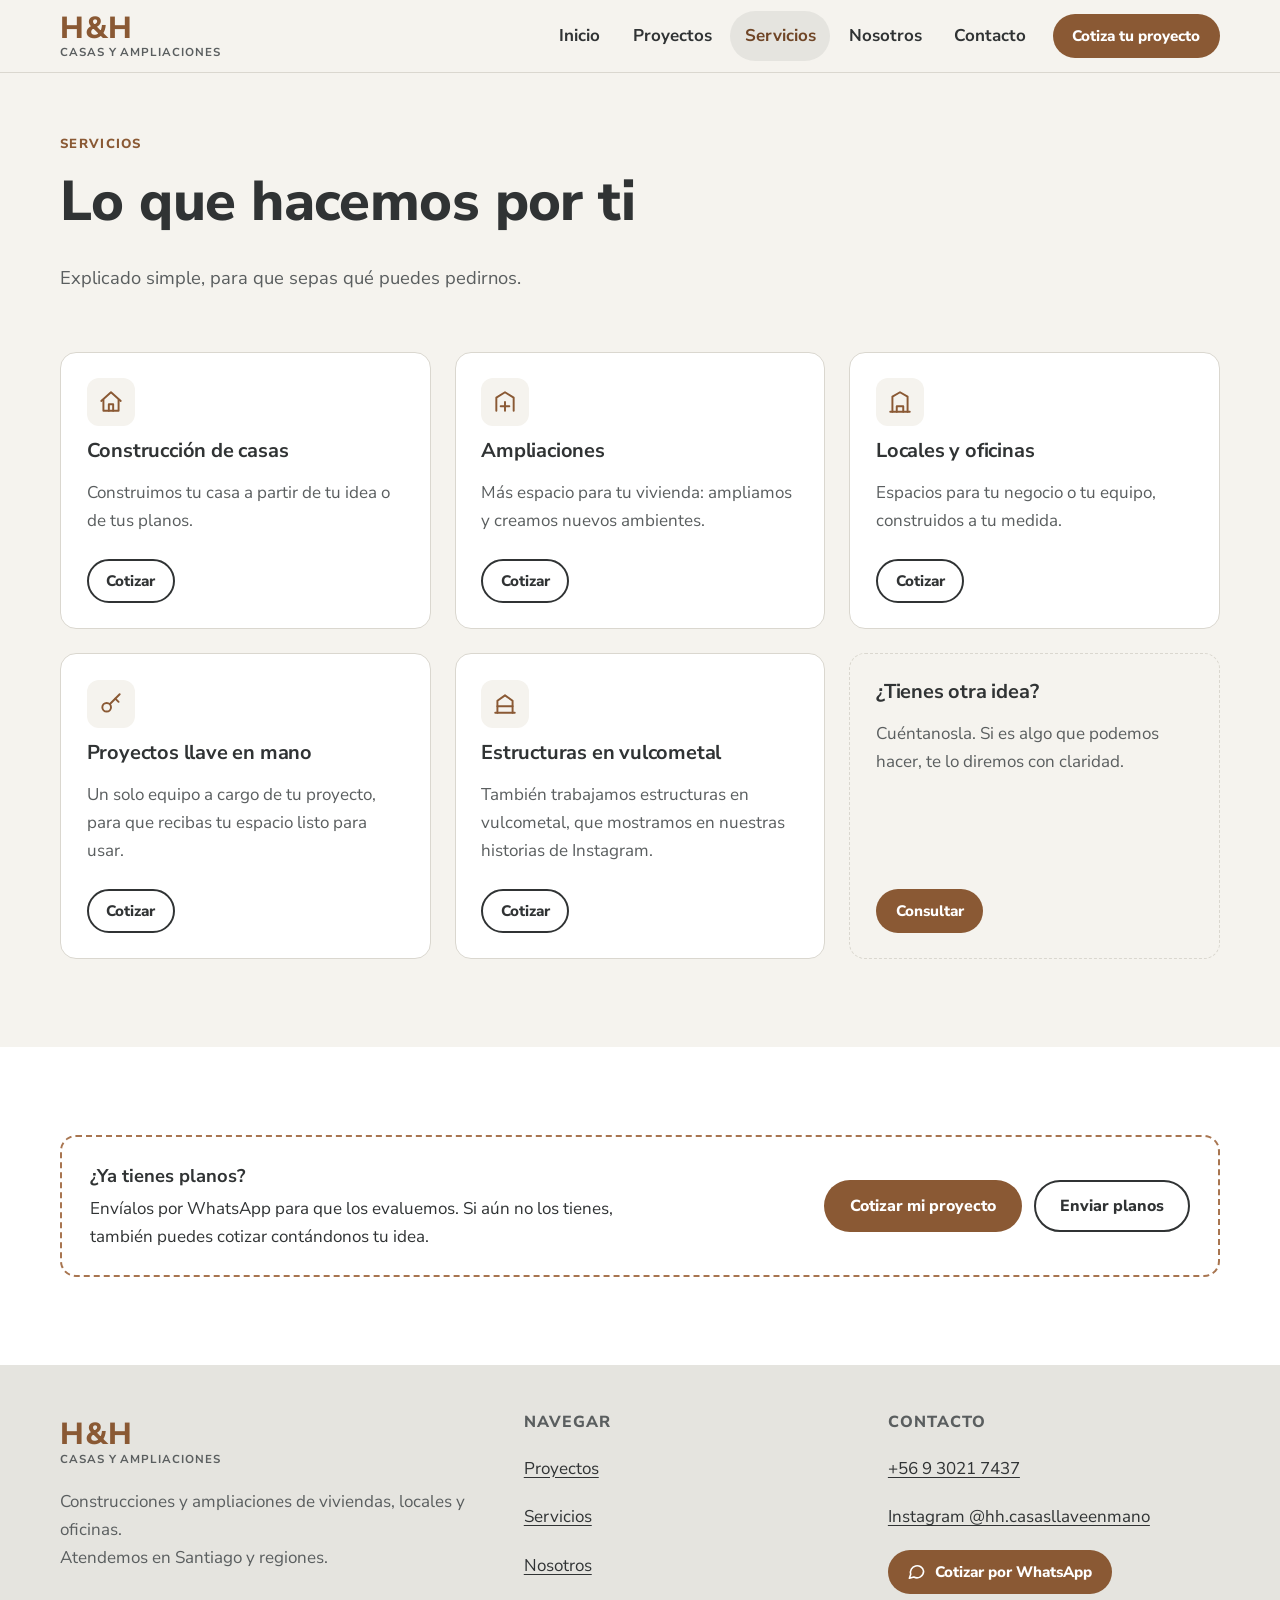
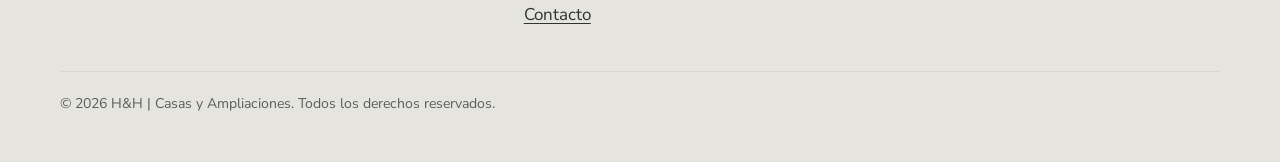
<file: servicios.html>
<!doctype html>
<html lang="es" class="no-js">
<head>
  <meta charset="utf-8">
  <meta name="viewport" content="width=device-width, initial-scale=1">
  <title>Servicios | H&amp;H | Casas y Ampliaciones</title>
  <meta name="description" content="Construcción de casas, ampliaciones, locales y oficinas, proyectos llave en mano y estructuras en vulcometal.">
  <meta name="theme-color" content="#F5F3EE">
  <link rel="icon" href="data:image/svg+xml,%3Csvg xmlns='http://www.w3.org/2000/svg' viewBox='0 0 64 64'%3E%3Crect width='64' height='64' rx='14' fill='%238A5934'/%3E%3Ctext x='32' y='41' font-family='Arial,sans-serif' font-size='24' font-weight='700' text-anchor='middle' fill='white'%3EH%26amp;H%3C/text%3E%3C/svg%3E">
  <meta property="og:type" content="website">
  <meta property="og:locale" content="es_CL">
  <meta property="og:title" content="Servicios | H&amp;H | Casas y Ampliaciones">
  <meta property="og:description" content="Construcción de casas, ampliaciones, locales y oficinas, proyectos llave en mano y estructuras en vulcometal.">
  <!-- Al publicar: agregar <meta property="og:image" content="https://TU-DOMINIO/assets/construccion2.jpg"> (debe ser URL absoluta) -->
  <meta name="robots" content="noindex, nofollow"><!-- Quitar esta línea al publicar el sitio -->
  <link rel="preconnect" href="https://fonts.googleapis.com">
  <link rel="preconnect" href="https://fonts.gstatic.com" crossorigin>
  <link href="https://fonts.googleapis.com/css2?family=Nunito+Sans:wght@400;600;700;800&display=swap" rel="stylesheet">
  <link rel="stylesheet" href="style.css">
  <script src="script.js" defer></script>
</head>
<body>
<a class="skip-link" href="#contenido">Saltar al contenido</a>
<header class="site-header">
  <div class="container header-inner">
    <a class="brand" href="index.html" aria-label="H&amp;H Casas y Ampliaciones, ir al inicio">
      <span class="brand-mark">H&amp;H</span>
      <span class="brand-sub">Casas y Ampliaciones</span>
    </a>
    <button class="nav-toggle" type="button" aria-expanded="false" aria-controls="site-nav"><span class="nav-toggle-text">Menú</span></button>
    <nav class="site-nav" id="site-nav" aria-label="Principal">
      <ul>
        <li><a class="nav-link" href="index.html">Inicio</a></li>
<li><a class="nav-link" href="proyectos.html">Proyectos</a></li>
<li><a class="nav-link" href="servicios.html" aria-current="page">Servicios</a></li>
<li><a class="nav-link" href="nosotros.html">Nosotros</a></li>
<li><a class="nav-link" href="contacto.html">Contacto</a></li>
<li class="nav-cta"><button type="button" class="btn btn-primary btn-sm" data-quote="">Cotiza tu proyecto</button></li>
      </ul>
    </nav>
  </div>
</header>
<main id="contenido">

<section class="page-head">
  <div class="container">
    <span class="eyebrow">Servicios</span>
    <h1>Lo que hacemos por ti</h1>
    <p class="lead">Explicado simple, para que sepas qué puedes pedirnos.</p>
  </div>
</section>
<section class="section" style="padding-top:1.5rem">
  <div class="container grid grid-3">
    <article class="card service-card reveal"><div class="service-card-inner">
        <div class="icon"><svg viewBox="0 0 24 24" fill="none" stroke="currentColor" stroke-width="1.8" stroke-linecap="round" stroke-linejoin="round" aria-hidden="true"><path d="M3 11l9-8 9 8"/><path d="M5 10v10h14V10"/><path d="M10 20v-6h4v6"/></svg></div><h3>Construcción de casas</h3><p>Construimos tu casa a partir de tu idea o de tus planos.</p>
        <button type="button" class="btn btn-secondary btn-sm" data-quote="casa" style="margin-top:auto;align-self:flex-start">Cotizar</button>
      </div></article>
    <article class="card service-card reveal"><div class="service-card-inner">
        <div class="icon"><svg viewBox="0 0 24 24" fill="none" stroke="currentColor" stroke-width="1.8" stroke-linecap="round" stroke-linejoin="round" aria-hidden="true"><path d="M4 20V8l8-5 8 5v12"/><path d="M12 12v8"/><path d="M8 16h8"/></svg></div><h3>Ampliaciones</h3><p>Más espacio para tu vivienda: ampliamos y creamos nuevos ambientes.</p>
        <button type="button" class="btn btn-secondary btn-sm" data-quote="ampliacion" style="margin-top:auto;align-self:flex-start">Cotizar</button>
      </div></article>
    <article class="card service-card reveal"><div class="service-card-inner">
        <div class="icon"><svg viewBox="0 0 24 24" fill="none" stroke="currentColor" stroke-width="1.8" stroke-linecap="round" stroke-linejoin="round" aria-hidden="true"><path d="M3 21h18"/><path d="M5 21V7l7-4 7 4v14"/><path d="M9 21v-5h6v5"/></svg></div><h3>Locales y oficinas</h3><p>Espacios para tu negocio o tu equipo, construidos a tu medida.</p>
        <button type="button" class="btn btn-secondary btn-sm" data-quote="local" style="margin-top:auto;align-self:flex-start">Cotizar</button>
      </div></article>
    <article class="card service-card reveal"><div class="service-card-inner">
        <div class="icon"><svg viewBox="0 0 24 24" fill="none" stroke="currentColor" stroke-width="1.8" stroke-linecap="round" stroke-linejoin="round" aria-hidden="true"><circle cx="8" cy="15" r="4"/><path d="M11 12l9-9"/><path d="M16 7l3 3"/></svg></div><h3>Proyectos llave en mano</h3><p>Un solo equipo a cargo de tu proyecto, para que recibas tu espacio listo para usar.</p>
        <button type="button" class="btn btn-secondary btn-sm" data-quote="casa" style="margin-top:auto;align-self:flex-start">Cotizar</button>
      </div></article>
    <article class="card service-card reveal"><div class="service-card-inner">
        <div class="icon"><svg viewBox="0 0 24 24" fill="none" stroke="currentColor" stroke-width="1.8" stroke-linecap="round" stroke-linejoin="round" aria-hidden="true"><path d="M3 20h18"/><path d="M5 20V9l7-5 7 5v11"/><path d="M5 14h14"/></svg></div><h3>Estructuras en vulcometal</h3><p>También trabajamos estructuras en vulcometal, que mostramos en nuestras historias de Instagram.</p>
        <button type="button" class="btn btn-secondary btn-sm" data-quote="vulcometal" style="margin-top:auto;align-self:flex-start">Cotizar</button>
      </div></article>
    <article class="card service-card reveal" style="background:var(--cream);border-style:dashed"><div class="service-card-inner">
      <h3>¿Tienes otra idea?</h3><p>Cuéntanosla. Si es algo que podemos hacer, te lo diremos con claridad.</p>
      <button type="button" class="btn btn-primary btn-sm" data-quote="otro" style="margin-top:auto;align-self:flex-start">Consultar</button>
    </div></article>
  </div>
</section>
<section class="section section-alt">
  <div class="container">
    <div class="callout" style="margin-top:0">
      <p><strong>¿Ya tienes planos?</strong>Envíalos por WhatsApp para que los evaluemos. Si aún no los tienes, también puedes cotizar contándonos tu idea.</p>
      <div class="btn-row">
        <button type="button" class="btn btn-primary" data-quote="">Cotizar mi proyecto</button>
        <button type="button" class="btn btn-secondary" data-plans>Enviar planos</button>
      </div>
    </div>
  </div>
</section>

</main>
<footer class="site-footer">
  <div class="container">
    <div class="footer-grid">
      <div>
        <a class="brand" href="index.html" aria-label="H&amp;H Casas y Ampliaciones"><span class="brand-mark">H&amp;H</span><span class="brand-sub">Casas y Ampliaciones</span></a>
        <p style="margin-top:1rem;color:var(--muted)">Construcciones y ampliaciones de viviendas, locales y oficinas.<br>Atendemos en Santiago y regiones.</p>
      </div>
      <div>
        <h2>Navegar</h2>
        <ul>
          <li><a href="proyectos.html">Proyectos</a></li>
          <li><a href="servicios.html">Servicios</a></li>
          <li><a href="nosotros.html">Nosotros</a></li>
          <li><a href="contacto.html">Contacto</a></li>
        </ul>
      </div>
      <div>
        <h2>Contacto</h2>
        <ul>
          <li><a data-phone href="tel:+56930217437">+56 9 3021 7437</a></li>
          <li><a data-instagram href="https://www.instagram.com/hh.casasllaveenmano/" target="_blank" rel="noopener">Instagram @hh.casasllaveenmano</a></li>
          <li><button type="button" class="btn btn-wa btn-sm" data-quote="" style="margin-top:.5rem"><svg viewBox="0 0 24 24" fill="none" stroke="currentColor" stroke-width="2" stroke-linecap="round" stroke-linejoin="round" aria-hidden="true"><path d="M21 11.5a8.4 8.4 0 0 1-12.4 7.4L3 20.5l1.7-5A8.4 8.4 0 1 1 21 11.5z"/></svg>Cotizar por WhatsApp</button></li>
        </ul>
      </div>
    </div>
    <p class="footer-note">&copy; 2026 H&amp;H | Casas y Ampliaciones. Todos los derechos reservados.</p>
  </div>
</footer>
<button type="button" class="btn btn-wa fab" data-quote="" aria-label="Cotizar por WhatsApp"><svg viewBox="0 0 24 24" fill="none" stroke="currentColor" stroke-width="2" stroke-linecap="round" stroke-linejoin="round" aria-hidden="true"><path d="M21 11.5a8.4 8.4 0 0 1-12.4 7.4L3 20.5l1.7-5A8.4 8.4 0 1 1 21 11.5z"/></svg><span class="fab-text">Cotizar</span></button>
</body>
</html>
</file>
<file: style.css>
/* ==========================================================
   H&H | Casas y Ampliaciones — Demo
   Paleta base (ajuste moderado para contraste AA):
   --wood       #A87550  (acento decorativo, bordes, iconos)
   --wood-dark  #8A5934  (botones y texto de acento: contraste AA con blanco/crema)
   ========================================================== */
:root {
  --cream: #F5F3EE;
  --white: #FFFFFF;
  --soft: #E5E4DF;
  --wood: #A87550;
  --wood-dark: #8A5934;
  --wood-deep: #6F4526;
  --graphite: #303334;
  --muted: #5A5E5F;
  --line: #DAD7CF;
  --ok: #2F6B3F;
  --error: #A3321F;
  --radius: 16px;
  --radius-sm: 10px;
  --shadow: 0 8px 24px rgba(48, 51, 52, .08);
  --max: 1160px;
  --font: "Nunito Sans", system-ui, -apple-system, "Segoe UI", Roboto, Arial, sans-serif;
}

*, *::before, *::after { box-sizing: border-box; }
html { scroll-behavior: smooth; -webkit-text-size-adjust: 100%; }
body {
  margin: 0;
  font-family: var(--font);
  font-size: 1.0625rem;
  line-height: 1.65;
  color: var(--graphite);
  background: var(--cream);
}
img { max-width: 100%; display: block; }
a { color: var(--wood-dark); text-underline-offset: 3px; }
a:hover { color: var(--wood-deep); }
h1, h2, h3 { line-height: 1.2; margin: 0 0 .5em; letter-spacing: -.01em; }
h1 { font-size: clamp(2.1rem, 5.4vw, 3.5rem); font-weight: 800; }
h2 { font-size: clamp(1.6rem, 3.6vw, 2.3rem); font-weight: 800; }
h3 { font-size: 1.25rem; font-weight: 700; }
p { margin: 0 0 1em; }

:focus-visible {
  outline: 3px solid var(--graphite);
  outline-offset: 3px;
  border-radius: 6px;
}

.container { width: min(100% - 2rem, var(--max)); margin-inline: auto; }
.skip-link {
  position: absolute; left: .5rem; top: -4rem; z-index: 200;
  background: var(--graphite); color: #fff; padding: .7rem 1rem; border-radius: 8px;
}
.skip-link:focus { top: .5rem; }
.sr-only {
  position: absolute; width: 1px; height: 1px; padding: 0; margin: -1px;
  overflow: hidden; clip: rect(0,0,0,0); white-space: nowrap; border: 0;
}

/* ---------- Header ---------- */
.site-header {
  position: sticky; top: 0; z-index: 100;
  background: rgba(245, 243, 238, .96);
  backdrop-filter: blur(8px);
  border-bottom: 1px solid var(--line);
}
.header-inner { display: flex; align-items: center; justify-content: space-between; min-height: 72px; gap: 1rem; }
.brand { padding: .4rem 0; display: flex; flex-direction: column; text-decoration: none; color: var(--graphite); line-height: 1; }
.brand-mark { font-size: 1.9rem; font-weight: 800; color: var(--wood-dark); letter-spacing: .02em; }
.brand-sub { font-size: .72rem; font-weight: 700; letter-spacing: .08em; text-transform: uppercase; color: var(--muted); margin-top: .25rem; }

.nav-toggle {
  display: none; align-items: center; justify-content: center;
  min-width: 48px; min-height: 48px; padding: 0 .9rem;
  border: 2px solid var(--graphite); border-radius: var(--radius-sm);
  background: transparent; color: var(--graphite);
  font: inherit; font-weight: 700; cursor: pointer;
}
.site-nav ul { display: flex; align-items: center; gap: .25rem; list-style: none; margin: 0; padding: 0; }
.site-nav a.nav-link {
  display: block; padding: .7rem .9rem; border-radius: 999px;
  color: var(--graphite); text-decoration: none; font-weight: 700;
}
.site-nav a.nav-link:hover { background: var(--soft); }
.site-nav a.nav-link[aria-current="page"] { background: var(--soft); color: var(--wood-deep); }
.site-nav .nav-cta { margin-left: .5rem; }

/* ---------- Buttons ---------- */
.btn {
  display: inline-flex; align-items: center; justify-content: center; gap: .55rem;
  min-height: 52px; padding: .8rem 1.5rem;
  border: 2px solid transparent; border-radius: 999px;
  font: inherit; font-weight: 800; font-size: 1rem; line-height: 1.2;
  text-decoration: none; text-align: center; cursor: pointer;
  transition: transform .15s ease, background-color .15s ease, border-color .15s ease, color .15s ease;
}
.btn:hover { transform: translateY(-1px); }
.btn:active { transform: translateY(0); }
.btn svg { width: 1.25em; height: 1.25em; flex: none; }
.btn-primary, .btn-wa { background: var(--wood-dark); color: #fff; }
.btn-primary:hover, .btn-wa:hover { background: var(--wood-deep); color: #fff; }
.btn-secondary { background: transparent; color: var(--graphite); border-color: var(--graphite); }
.btn-secondary:hover { background: var(--graphite); color: #fff; }
.btn-soft { background: var(--white); color: var(--graphite); border-color: var(--line); }
.btn-soft:hover { border-color: var(--graphite); color: var(--graphite); }
.btn-sm { min-height: 44px; padding: .55rem 1.1rem; font-size: .95rem; }
.btn-block { width: 100%; }
.btn-row { display: flex; flex-wrap: wrap; gap: .75rem; }
.text-link { font-weight: 700; display: inline-block; padding: .65rem 0; }

/* ---------- Layout helpers ---------- */
.section { padding: clamp(3rem, 7vw, 5.5rem) 0; }
.section-alt { background: var(--white); }
.section-soft { background: var(--soft); }
.section-head { max-width: 640px; margin-bottom: 2rem; }
.section-head p { color: var(--muted); }
.eyebrow {
  display: inline-block; margin-bottom: .75rem;
  font-size: .82rem; font-weight: 800; letter-spacing: .1em; text-transform: uppercase;
  color: var(--wood-dark);
}
.lead { font-size: 1.15rem; color: var(--muted); max-width: 56ch; }
.grid { display: grid; gap: 1.5rem; }
.grid-2 { grid-template-columns: repeat(2, 1fr); }
.grid-3 { grid-template-columns: repeat(3, 1fr); }
.grid-4 { grid-template-columns: repeat(4, 1fr); }

/* ---------- Image placeholders ---------- */
.ph {
  position: relative; overflow: hidden; aspect-ratio: 4 / 3;
  background: linear-gradient(135deg, #ECE8DF 0%, #DDD6C8 100%);
  display: grid; place-items: center; color: var(--wood-dark);
}
.ph svg.ph-icon { width: 56px; height: 56px; opacity: .55; }
.ph .ph-text { position: absolute; bottom: .75rem; left: 0; right: 0; text-align: center; font-size: .8rem; font-weight: 700; color: var(--muted); }
.ph img { position: absolute; inset: 0; width: 100%; height: 100%; object-fit: cover; }
.ph:has(img) .ph-text, .ph:has(img) .ph-icon { visibility: hidden; }

/* ---------- Hero (foto de fondo) ---------- */
.hero {
  position: relative; isolation: isolate; overflow: hidden;
  display: flex; align-items: center;
  min-height: min(660px, 82vh); padding: clamp(3rem, 8vw, 6rem) 0;
}
.hero-bg { position: absolute; inset: 0; z-index: -2; background: linear-gradient(135deg, #ECE8DF 0%, #DDD6C8 100%); }
.hero-bg img { width: 100%; height: 100%; object-fit: cover; object-position: 50% 60%; }
/* Degradado cálido y claro: mantiene el texto legible y deja ver la foto a la derecha */
.hero::after {
  content: ""; position: absolute; inset: 0; z-index: -1;
  background: linear-gradient(90deg, rgba(245,243,238,.96) 0%, rgba(245,243,238,.92) 38%, rgba(245,243,238,.55) 58%, rgba(245,243,238,0) 80%);
}
.hero > .container { position: relative; }
.hero-content { max-width: 560px; }
.hero h1 { margin-bottom: .4em; }
.hero .lead { margin-bottom: 1.75rem; color: #484C4D; }
.hero-plans { margin-top: 1.25rem; font-size: .98rem; color: #484C4D; }
.hero-plans button { min-height: 44px; font: inherit; font-weight: 700; color: var(--wood-dark); background: none; border: 0; padding: .35rem 0; cursor: pointer; text-decoration: underline; text-underline-offset: 3px; }
.caption { font-size: .85rem; color: var(--muted); margin-top: .6rem; }

/* ---------- Cards ---------- */
.card {
  background: var(--white); border: 1px solid var(--line); border-radius: var(--radius);
  overflow: hidden; display: flex; flex-direction: column;
  transition: box-shadow .2s ease, transform .2s ease;
}
.card:hover { box-shadow: var(--shadow); transform: translateY(-2px); }
.card-body { padding: 1.25rem 1.4rem 1.5rem; display: flex; flex-direction: column; gap: .35rem; flex: 1; }
.card-body p { color: var(--muted); margin: 0; }
.card-body .btn-row, .card-body .text-link { margin-top: auto; padding-top: .9rem; }
.tag {
  align-self: flex-start; font-size: .75rem; font-weight: 800; letter-spacing: .06em; text-transform: uppercase;
  color: var(--wood-deep); background: var(--cream); border: 1px solid var(--line);
  padding: .2rem .65rem; border-radius: 999px;
}
.project-card h3 { margin: .35rem 0 0; }
.project-card h3 a { color: var(--graphite); text-decoration: none; }
.project-card h3 a::after { content: ""; position: absolute; inset: 0; }
.project-card { position: relative; }
.project-card:focus-within { outline: 3px solid var(--graphite); outline-offset: 2px; }
.project-card h3 a:focus-visible { outline: none; }
.category-card .ph { aspect-ratio: 16 / 10; }
.category-card h3 { font-size: 1.5rem; }

.service-card { padding: 1.6rem; gap: .5rem; }
.service-card .icon {
  width: 48px; height: 48px; border-radius: 12px; background: var(--cream); color: var(--wood-dark);
  display: grid; place-items: center; margin-bottom: .4rem;
}
.service-card .icon svg { width: 26px; height: 26px; }
.service-card p { color: var(--muted); }
.service-card .btn { margin-top: auto; align-self: flex-start; }
.service-card-inner { display: flex; flex-direction: column; height: 100%; gap: .4rem; }

/* ---------- Steps ---------- */
.steps { list-style: none; padding: 0; margin: 0; counter-reset: step; display: grid; grid-template-columns: repeat(3, 1fr); gap: 1.5rem; }
.steps li { counter-increment: step; background: var(--white); border: 1px solid var(--line); border-radius: var(--radius); padding: 1.5rem; }
.steps li::before {
  content: counter(step); display: grid; place-items: center;
  width: 40px; height: 40px; border-radius: 50%; margin-bottom: .9rem;
  background: var(--wood-dark); color: #fff; font-weight: 800;
}
.steps h3 { margin-bottom: .3em; }
.steps p { margin: 0; color: var(--muted); }

.callout {
  display: flex; align-items: center; justify-content: space-between; gap: 1.5rem; flex-wrap: wrap;
  margin-top: 2rem; padding: 1.5rem 1.75rem; border-radius: var(--radius);
  background: var(--white); border: 2px dashed var(--wood);
}
.callout p { margin: 0; max-width: 56ch; }
.callout strong { display: block; font-size: 1.15rem; margin-bottom: .2rem; }

/* ---------- CTA band ---------- */
.cta-band { text-align: center; }
.cta-band .lead { margin-inline: auto; }
.cta-band .btn-row { justify-content: center; margin-top: 1.5rem; }

/* ---------- FAQ ---------- */
.faq-wrap { max-width: 820px; }
.faq details { background: var(--cream); border: 1px solid var(--line); border-radius: var(--radius); margin-bottom: .75rem; }
.faq summary {
  list-style: none; cursor: pointer; display: flex; align-items: center; justify-content: space-between; gap: 1rem;
  min-height: 56px; padding: .9rem 1.25rem; font-weight: 800;
}
.faq summary::-webkit-details-marker { display: none; }
.faq summary::after { content: "+"; flex: none; font-size: 1.5rem; line-height: 1; color: var(--wood-dark); }
.faq details[open] summary::after { content: "–"; }
.faq details p { margin: 0; padding: 0 1.25rem 1.2rem; color: var(--muted); }

/* ---------- Page head / breadcrumbs ---------- */
.page-head { padding: clamp(2rem, 5vw, 3.5rem) 0 1rem; }
.breadcrumb { font-size: .92rem; color: var(--muted); margin: 0 0 .25rem -.2rem; }
.breadcrumb a { color: var(--muted); display: inline-block; padding: .65rem .2rem; }
.breadcrumb a:hover { color: var(--wood-deep); }

/* ---------- Tabs (proyectos) ---------- */
.tabs { display: inline-flex; padding: .3rem; background: var(--soft); border-radius: 999px; gap: .25rem; margin: 1rem 0 2rem; flex-wrap: wrap; }
.tab {
  font: inherit; font-weight: 800; border: 0; background: transparent; color: var(--graphite);
  min-height: 48px; padding: .5rem 1.4rem; border-radius: 999px; cursor: pointer;
}
.tab[aria-selected="true"] { background: var(--wood-dark); color: #fff; }
.tab:not([aria-selected="true"]):hover { background: rgba(255,255,255,.7); }
.panel-intro { color: var(--muted); max-width: 60ch; margin-bottom: 1.5rem; }
.empty-note { color: var(--muted); padding: 2rem; background: var(--white); border-radius: var(--radius); border: 1px dashed var(--line); }

/* ---------- Ficha de proyecto ---------- */
.project-layout { display: grid; grid-template-columns: 1.4fr 1fr; gap: clamp(1.5rem, 4vw, 3rem); align-items: start; }
.gallery-main { border-radius: 20px; overflow: hidden; box-shadow: var(--shadow); }
.gallery-main .ph { aspect-ratio: 5 / 6; }
.gallery-thumbs { display: flex; gap: .6rem; margin-top: .75rem; flex-wrap: wrap; }
.gallery-thumbs button { padding: 0; border: 3px solid transparent; border-radius: 12px; overflow: hidden; width: 84px; cursor: pointer; background: none; }
.gallery-thumbs button[aria-current="true"] { border-color: var(--wood-dark); }
.gallery-thumbs .ph { aspect-ratio: 4 / 3; }
.project-info { position: sticky; top: 96px; }
.project-info h1 { font-size: clamp(1.8rem, 4vw, 2.6rem); margin: .6rem 0 .5rem; }
.project-info .btn-row { flex-direction: column; margin-top: 1.5rem; }
.project-info .btn { width: 100%; }
.note-box { margin-top: 1.25rem; font-size: .92rem; color: var(--muted); }

.cta-card { background: var(--cream); border: 2px dashed var(--wood); justify-content: center; padding: 1.75rem; gap: .5rem; }
.cta-card:hover { transform: none; box-shadow: none; }
.cta-card p { color: var(--muted); margin: 0; }
.cta-card .btn-row { margin-top: .9rem; }


/* ---------- Ficha: características, materiales, plano ---------- */
.card-body p.card-meta { color: var(--wood-deep); font-weight: 800; font-size: .92rem; }
.stats { display: grid; grid-template-columns: repeat(2, 1fr); gap: .75rem; margin: 1.25rem 0; }
.stat { background: var(--white); border: 1px solid var(--line); border-radius: 14px; padding: .8rem 1rem; }
.stat b { display: block; font-size: 1.5rem; line-height: 1.15; color: var(--graphite); }
.stat span { font-size: .85rem; font-weight: 700; color: var(--muted); }
.section-note { margin: 1.25rem 0 0; font-size: .92rem; color: var(--muted); max-width: 70ch; }

.mat-list { margin: 0; background: var(--cream); border: 1px solid var(--line); border-radius: var(--radius); overflow: hidden; }
.mat-row { display: grid; grid-template-columns: 220px 1fr; gap: 1rem; padding: 1.05rem 1.4rem; }
.mat-row + .mat-row { border-top: 1px solid var(--line); }
.mat-row dt { font-weight: 800; color: var(--wood-deep); }
.mat-row dd { margin: 0; color: var(--graphite); }

.plan-fig { margin: 0; }
.plan-fig figcaption { margin-top: .9rem; color: var(--muted); max-width: 70ch; }
.plan-open {
  position: relative; display: block; width: 100%; padding: .75rem;
  background: var(--white); border: 1px solid var(--line); border-radius: var(--radius);
  box-shadow: var(--shadow); cursor: zoom-in; font: inherit; color: inherit;
}
.plan-open:hover { border-color: var(--graphite); }
.plan-svg { display: block; width: 100%; height: auto; }
.plan-zoom {
  display: block; width: max-content; margin: .5rem auto .1rem;
  background: var(--graphite); color: #fff; border-radius: 999px;
  padding: .55rem 1.2rem; font-weight: 800; font-size: .92rem;
}

dialog.plan-dialog {
  width: min(1100px, calc(100% - 1rem)); max-height: calc(100dvh - 1rem);
  padding: 0; border: 0; border-radius: 20px; background: var(--white); color: var(--graphite);
  box-shadow: 0 24px 60px rgba(0,0,0,.28); overflow: auto;
}
dialog.plan-dialog::backdrop { background: rgba(48, 51, 52, .6); }
.plan-hint { display: none; }
.plan-scroll { overflow: auto; -webkit-overflow-scrolling: touch; border: 1px solid var(--line); border-radius: var(--radius-sm); }
.plan-scroll .plan-svg { min-width: 760px; }

.feature-box { background: var(--cream); border: 1px solid var(--line); border-radius: var(--radius); padding: 1.6rem; }
.feature-box p { margin: 0; font-size: 1.1rem; }
.value-card h3 { margin-bottom: .35em; }

/* ---------- Values / lists ---------- */
.value-card { padding: 1.5rem; background: var(--white); border: 1px solid var(--line); border-radius: var(--radius); }
.value-card .check { width: 36px; height: 36px; border-radius: 50%; background: var(--cream); color: var(--wood-dark); display: grid; place-items: center; margin-bottom: .75rem; }
.value-card .check svg { width: 20px; height: 20px; }
.value-card p { margin: 0; color: var(--muted); }

/* ---------- Contacto ---------- */
.contact-grid { display: grid; grid-template-columns: 1fr 1.1fr; gap: clamp(1.5rem, 4vw, 3rem); align-items: start; }
.contact-options { display: grid; gap: 1rem; }
.option-card { padding: 1.4rem; background: var(--white); border: 1px solid var(--line); border-radius: var(--radius); }
.option-card h3 { margin-bottom: .25em; }
.option-card p { color: var(--muted); }
.option-card .btn { margin-top: .25rem; }
.info-list { list-style: none; padding: 0; margin: 0; display: grid; gap: .15rem; color: var(--muted); }
.info-list a { display: inline-block; padding: .65rem 0; }
.form-card { padding: clamp(1.25rem, 3vw, 2rem); background: var(--white); border: 1px solid var(--line); border-radius: var(--radius); box-shadow: var(--shadow); }
.form-card h2 { font-size: 1.5rem; }

/* ---------- Formulario ---------- */
.field { margin-bottom: 1.1rem; }
.field label { display: block; font-weight: 800; margin-bottom: .35rem; }
.field input, .field select, .field textarea {
  width: 100%; min-height: 52px; padding: .75rem 1rem;
  font: inherit; color: var(--graphite); background: #fff;
  border: 2px solid #B9B5AB; border-radius: var(--radius-sm);
}
.field textarea { min-height: 120px; resize: vertical; }
.field input:focus-visible, .field select:focus-visible, .field textarea:focus-visible { outline: 3px solid var(--graphite); outline-offset: 2px; border-color: var(--graphite); }
.field [aria-invalid="true"] { border-color: var(--error); }
.error { margin: .35rem 0 0; font-size: .92rem; font-weight: 700; color: var(--error); min-height: 0; }
.error:empty { display: none; }
.form-note { font-size: .9rem; color: var(--muted); margin: .9rem 0 0; }
.preview {
  margin-top: 1rem; padding: 1rem; border-radius: var(--radius-sm);
  background: var(--cream); border: 1px dashed var(--wood);
}
.preview strong { display: block; margin-bottom: .4rem; }
.preview pre { margin: 0; white-space: pre-wrap; font: inherit; font-size: .95rem; }
.success { margin-top: 1rem; padding: 1rem; border-radius: var(--radius-sm); background: #E9F1EA; color: #1E4A2B; font-weight: 700; }
.success a { color: inherit; }

/* ---------- Dialog ---------- */
dialog.quote-dialog {
  width: min(560px, calc(100% - 1.5rem)); max-height: calc(100dvh - 1.5rem);
  padding: 0; border: 0; border-radius: 20px; background: var(--white); color: var(--graphite);
  box-shadow: 0 24px 60px rgba(0,0,0,.28); overflow: auto;
}
dialog.quote-dialog::backdrop { background: rgba(48, 51, 52, .55); }
.dialog-inner { padding: clamp(1.25rem, 4vw, 2rem); }
.dialog-head { display: flex; align-items: flex-start; justify-content: space-between; gap: 1rem; margin-bottom: 1rem; }
.dialog-head h2 { font-size: 1.5rem; margin: 0 0 .2rem; }
.dialog-head p { margin: 0; color: var(--muted); font-size: .95rem; }
.dialog-close {
  flex: none; width: 48px; height: 48px; border-radius: 50%;
  border: 2px solid var(--graphite); background: transparent; color: var(--graphite);
  font-size: 1.4rem; line-height: 1; cursor: pointer;
}
.dialog-close:hover { background: var(--graphite); color: #fff; }
.dialog-actions-alt { margin-top: 1rem; padding-top: 1rem; border-top: 1px solid var(--line); font-size: .95rem; color: var(--muted); }
.dialog-actions-alt button { min-height: 44px; font: inherit; font-weight: 700; color: var(--wood-dark); background: none; border: 0; padding: .3rem 0; cursor: pointer; text-decoration: underline; text-underline-offset: 3px; }

/* ---------- Toast + floating button ---------- */
.toast {
  position: fixed; left: 50%; bottom: 5.5rem; transform: translate(-50%, 20px);
  z-index: 400; max-width: min(92vw, 480px); padding: .9rem 1.2rem;
  background: var(--graphite); color: #fff; border-radius: 14px; font-weight: 700; font-size: .95rem;
  opacity: 0; pointer-events: none; transition: opacity .25s ease, transform .25s ease;
}
.toast.show { opacity: 1; transform: translate(-50%, 0); }
.fab {
  position: fixed; right: 1rem; bottom: 1rem; z-index: 90;
  box-shadow: 0 8px 24px rgba(48,51,52,.28);
  transition: opacity .2s ease, transform .2s ease, visibility .2s ease, background-color .15s ease;
}
/* Se oculta mientras otro botón "Cotizar" ya está a la vista, para no taparlo */
.fab.is-hidden { opacity: 0; transform: translateY(12px); pointer-events: none; visibility: hidden; }
body.modal-open { overflow: hidden; }

@media (min-width: 821px) { .fab { display: none; } }

/* ---------- Footer ---------- */
.site-footer { background: var(--soft); padding: 3rem 0 2rem; margin-top: 0; }
.footer-grid { display: grid; grid-template-columns: 1.3fr 1fr 1fr; gap: 2rem; }
.footer-grid h2 { font-size: 1rem; letter-spacing: .06em; text-transform: uppercase; color: var(--muted); margin-bottom: .75rem; }
.footer-grid ul { list-style: none; margin: 0; padding: 0; display: grid; gap: 0; }
.footer-grid a { color: var(--graphite); display: inline-block; padding: .65rem 0; }
.footer-grid a.brand { display: flex; padding: .4rem 0; }
.footer-note { margin-top: 2rem; padding-top: 1.25rem; border-top: 1px solid var(--line); font-size: .88rem; color: var(--muted); }

/* ---------- Reveal ---------- */
.reveal { opacity: 0; transform: translateY(14px); transition: opacity .6s ease, transform .6s ease; }
.reveal.in { opacity: 1; transform: none; }
.no-js .reveal { opacity: 1; transform: none; }

/* ---------- Responsive ---------- */
@media (max-width: 960px) {
  .hero::after { background: linear-gradient(90deg, rgba(245,243,238,.96) 0%, rgba(245,243,238,.93) 62%, rgba(245,243,238,.5) 80%, rgba(245,243,238,0) 100%); }
  .grid-3, .grid-4 { grid-template-columns: repeat(2, 1fr); }
  .project-layout, .contact-grid { grid-template-columns: 1fr; }
  .project-info { position: static; }
  .steps { grid-template-columns: 1fr; }
  .footer-grid { grid-template-columns: 1fr 1fr; }
}
@media (max-width: 820px) {
  .nav-toggle { display: inline-flex; }
  .site-nav {
    position: absolute; left: 0; right: 0; top: 100%;
    background: var(--cream); border-bottom: 1px solid var(--line);
    padding: .5rem 1rem 1.25rem; display: none;
  }
  .site-nav.open { display: block; }
  .site-nav ul { flex-direction: column; align-items: stretch; gap: .15rem; }
  .site-nav a.nav-link { padding: .9rem 1rem; font-size: 1.1rem; }
  .site-nav .nav-cta { margin: .5rem 0 0; }
  .site-nav .nav-cta .btn { width: 100%; }
}
@media (max-width: 600px) {
  body { font-size: 1rem; }
  .hero { align-items: flex-start; min-height: 0; padding: 2.25rem 0 20rem; background: var(--cream); }
  .hero-bg { top: 40%; bottom: 0; }
  .hero-bg img { object-position: 56% 50%; }
  .hero::after { background: linear-gradient(180deg, rgba(245,243,238,1) 0%, rgba(245,243,238,.97) 52%, rgba(245,243,238,.4) 68%, rgba(245,243,238,0) 84%); }
  .hero .btn-secondary { background: rgba(245,243,238,.85); }
  .mat-row { grid-template-columns: 1fr; gap: .15rem; padding: .95rem 1.1rem; }
  .plan-hint { display: block; }
  .grid-2, .grid-3, .grid-4, .footer-grid { grid-template-columns: 1fr; }
  .btn-row .btn { width: 100%; }
  .hero .btn-row { flex-direction: column; }
  .tabs { display: flex; width: 100%; }
  .tab { flex: 1; padding-inline: .6rem; }
  .gallery-main .ph { aspect-ratio: 4 / 5; }
  .fab .fab-text { display: none; }
  .fab { padding: .8rem; min-width: 56px; min-height: 56px; border-radius: 50%; }
}
@media (prefers-reduced-motion: reduce) {
  html { scroll-behavior: auto; }
  *, *::before, *::after { transition-duration: .01ms !important; animation-duration: .01ms !important; }
  .reveal { opacity: 1; transform: none; }
}
</file>
